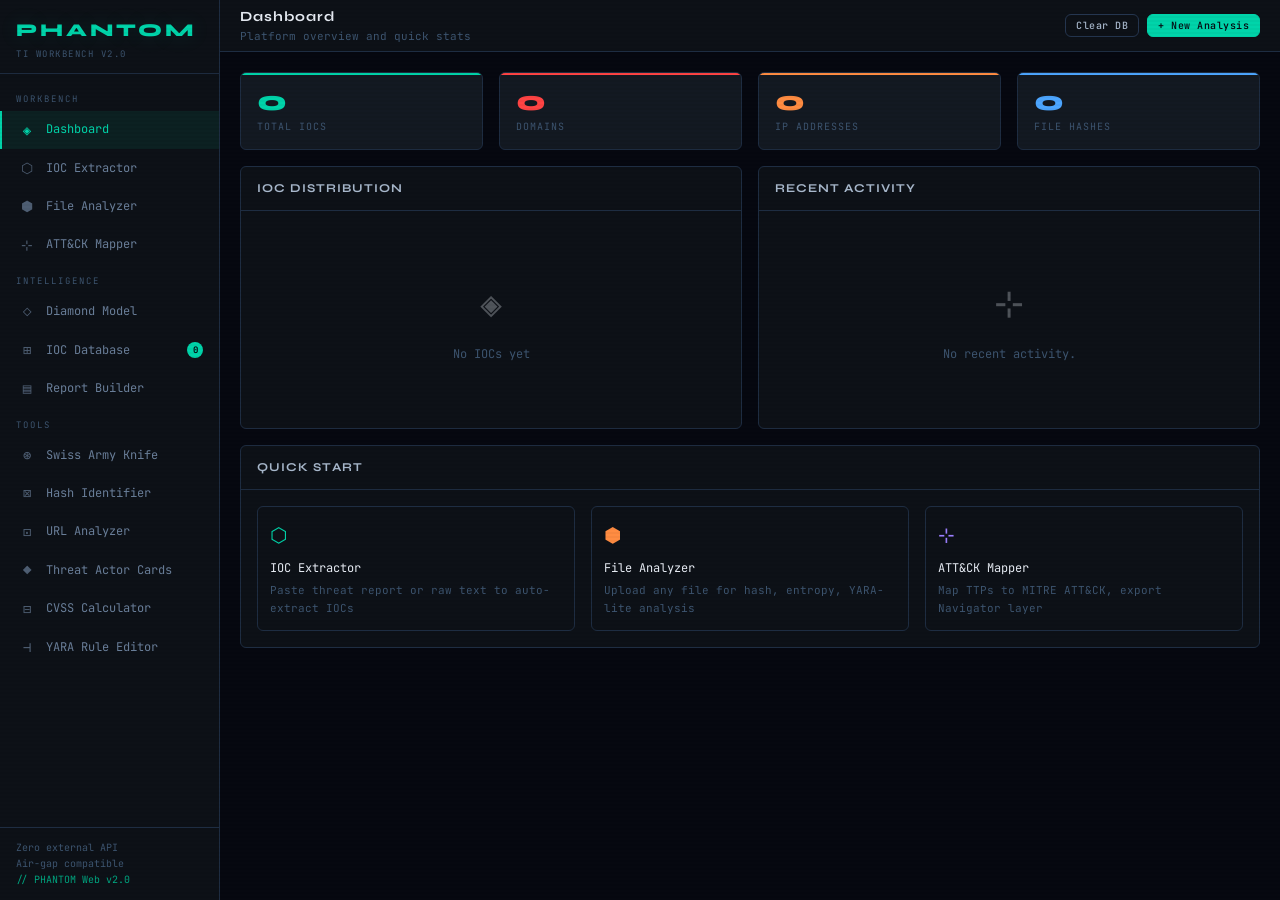
<file: index.html>
<!DOCTYPE html>
<html lang="en">
<head>
<meta charset="UTF-8">
<meta name="viewport" content="width=device-width, initial-scale=1.0">
<title>PHANTOM — Threat Intelligence Workbench</title>
<meta name="description" content="Self-contained browser-based threat intelligence workbench. IOC extraction, file analysis, ATT&CK mapping, Diamond Model — zero external API.">
<link rel="stylesheet" href="css/phantom.css">
</head>
<body>
<div id="app">

  <!-- Sidebar -->
  <aside id="sidebar">
    <div id="logo">
      <div class="logo-mark">PHANTOM</div>
      <div class="logo-sub">TI Workbench v2.0</div>
    </div>
    <nav>
      <div class="section-label">Workbench</div>
      <div class="nav-item active" data-page="dashboard">
        <span class="nav-icon">◈</span><span>Dashboard</span>
      </div>
      <div class="nav-item" data-page="ioc">
        <span class="nav-icon">⬡</span><span>IOC Extractor</span>
      </div>
      <div class="nav-item" data-page="file">
        <span class="nav-icon">⬢</span><span>File Analyzer</span>
      </div>
      <div class="nav-item" data-page="attck">
        <span class="nav-icon">⊹</span><span>ATT&CK Mapper</span>
      </div>
      <div class="section-label">Intelligence</div>
      <div class="nav-item" data-page="diamond">
        <span class="nav-icon">◇</span><span>Diamond Model</span>
      </div>
      <div class="nav-item" data-page="database">
        <span class="nav-icon">⊞</span><span>IOC Database</span>
        <span class="nav-badge" id="ioc-nav-count">0</span>
      </div>
      <div class="nav-item" data-page="report">
        <span class="nav-icon">▤</span><span>Report Builder</span>
      </div>
      <div class="section-label">Tools</div>
      <div class="nav-item" data-page="swiss">
        <span class="nav-icon">⊛</span><span>Swiss Army Knife</span>
      </div>
      <div class="nav-item" data-page="hash">
        <span class="nav-icon">⊠</span><span>Hash Identifier</span>
      </div>
      <div class="nav-item" data-page="urlanalyzer">
        <span class="nav-icon">⊡</span><span>URL Analyzer</span>
      </div>
      <div class="nav-item" data-page="threatactor">
        <span class="nav-icon">◆</span><span>Threat Actor Cards</span>
      </div>
      <div class="nav-item" data-page="cvss">
        <span class="nav-icon">⊟</span><span>CVSS Calculator</span>
      </div>
      <div class="nav-item" data-page="yara">
        <span class="nav-icon">⊣</span><span>YARA Rule Editor</span>
      </div>
    </nav>
    <div id="sidebar-footer">
      <div>Zero external API</div>
      <div>Air-gap compatible</div>
      <div class="version">// PHANTOM Web v2.0</div>
    </div>
  </aside>

  <!-- Main -->
  <div id="main">
    <div id="topbar">
      <div>
        <div class="page-title" id="topbar-title">Dashboard</div>
        <div class="page-desc" id="topbar-desc">Platform overview and quick stats</div>
      </div>
      <div class="topbar-actions">
        <button class="btn btn-ghost btn-sm" onclick="PhantomDB.clearAll().then(()=>{showToast('Database cleared','warning');refreshStats();})">Clear DB</button>
        <button class="btn btn-primary btn-sm" onclick="showPage('ioc')">+ New Analysis</button>
      </div>
    </div>

    <div id="content">

      <!-- ===== DASHBOARD ===== -->
      <div class="page active" id="page-dashboard">
        <div class="grid-4" style="margin-bottom:16px">
          <div class="stat-card"><div class="stat-value" id="stat-total-ioc">0</div><div class="stat-label">Total IOCs</div></div>
          <div class="stat-card red"><div class="stat-value" id="stat-domains">0</div><div class="stat-label">Domains</div></div>
          <div class="stat-card orange"><div class="stat-value" id="stat-ips">0</div><div class="stat-label">IP Addresses</div></div>
          <div class="stat-card blue"><div class="stat-value" id="stat-hashes">0</div><div class="stat-label">File Hashes</div></div>
        </div>
        <div class="grid-2">
          <div class="card">
            <div class="card-header"><span class="card-title">IOC Distribution</span></div>
            <div class="card-body">
              <div id="ioc-chart" style="min-height:160px;display:flex;align-items:center;justify-content:center;">
                <div class="empty-state"><div class="empty-icon">◈</div><div class="empty-text">No IOCs in database yet.<br>Run an IOC extraction first.</div></div>
              </div>
            </div>
          </div>
          <div class="card">
            <div class="card-header"><span class="card-title">Recent Activity</span></div>
            <div class="card-body">
              <div id="recent-activity">
                <div class="empty-state"><div class="empty-icon">⊹</div><div class="empty-text">No recent activity.</div></div>
              </div>
            </div>
          </div>
        </div>
        <div style="margin-top:16px" class="card">
          <div class="card-header"><span class="card-title">Quick Start</span></div>
          <div class="card-body">
            <div class="grid-3">
              <div style="padding:12px;border:1px solid var(--border);border-radius:6px;cursor:pointer" onclick="showPage('ioc')">
                <div style="color:var(--accent);font-size:20px;margin-bottom:8px">⬡</div>
                <div style="font-size:12px;color:var(--text0);margin-bottom:4px">IOC Extractor</div>
                <div style="font-size:11px;color:var(--text3)">Paste threat report or raw text to auto-extract IOCs</div>
              </div>
              <div style="padding:12px;border:1px solid var(--border);border-radius:6px;cursor:pointer" onclick="showPage('file')">
                <div style="color:var(--orange);font-size:20px;margin-bottom:8px">⬢</div>
                <div style="font-size:12px;color:var(--text0);margin-bottom:4px">File Analyzer</div>
                <div style="font-size:11px;color:var(--text3)">Upload any file for hash, entropy, YARA-lite analysis</div>
              </div>
              <div style="padding:12px;border:1px solid var(--border);border-radius:6px;cursor:pointer" onclick="showPage('attck')">
                <div style="color:var(--purple);font-size:20px;margin-bottom:8px">⊹</div>
                <div style="font-size:12px;color:var(--text0);margin-bottom:4px">ATT&CK Mapper</div>
                <div style="font-size:11px;color:var(--text3)">Map TTPs to MITRE ATT&CK, export Navigator layer</div>
              </div>
            </div>
          </div>
        </div>
      </div>

      <!-- ===== IOC EXTRACTOR ===== -->
      <div class="page" id="page-ioc">
        <div class="grid-2" style="gap:16px;height:calc(100vh - 120px)">
          <div class="card" style="display:flex;flex-direction:column">
            <div class="card-header">
              <span class="card-title">Input</span>
              <div style="display:flex;gap:8px">
                <button class="btn btn-ghost btn-sm" onclick="document.getElementById('ioc-input').value='';renderIOCResults({})">Clear</button>
                <button class="btn btn-ghost btn-sm" onclick="pasteFromClipboard()">Paste</button>
                <button class="btn btn-primary btn-sm" onclick="runIOCExtraction()">Extract IOCs</button>
              </div>
            </div>
            <div class="card-body" style="flex:1;display:flex;flex-direction:column;gap:12px">
              <div class="form-group" style="flex:1;display:flex;flex-direction:column;margin-bottom:0">
                <label class="form-label">Paste threat report, raw text, CTI report, email, logs...</label>
                <textarea id="ioc-input" placeholder="Paste any text containing IOCs here. Supports defanged IOCs: hxxp://, [.], [at], etc.&#10;&#10;Example:&#10;Attacker IP: 185.220.101.45&#10;C2 domain: evil-c2[.]xyz&#10;SHA256: d41d8cd98f00b204e9800998ecf8427e&#10;CVE-2024-12345&#10;T1566.001, T1059.001" style="flex:1;min-height:200px;resize:none"></textarea>
              </div>
              <div style="display:flex;gap:8px;align-items:center">
                <input type="file" id="ioc-file-input" accept=".txt,.log,.json,.csv,.pdf,.md,.html" onchange="loadFileForIOC(this)">
                <button class="btn btn-ghost btn-sm" onclick="document.getElementById('ioc-file-input').click()">Upload File</button>
                <div id="ioc-defang-note" style="font-size:10px;color:var(--text3)">Defanging auto-detected</div>
              </div>
            </div>
          </div>
          <div class="card" style="display:flex;flex-direction:column;overflow:hidden">
            <div class="card-header">
              <span class="card-title">Extracted IOCs</span>
              <div style="display:flex;gap:8px;align-items:center">
                <span id="ioc-total-badge" style="font-size:11px;color:var(--text3)">–</span>
                <button class="btn btn-ghost btn-sm" onclick="copyAllIOCs()">Copy All</button>
                <button class="btn btn-ghost btn-sm" onclick="exportIOCsCSV()">Export CSV</button>
                <button class="btn btn-primary btn-sm" onclick="saveAllIOCsToDB()">Save to DB</button>
              </div>
            </div>
            <div class="card-body" style="flex:1;overflow-y:auto" id="ioc-results">
              <div class="empty-state"><div class="empty-icon">⬡</div><div class="empty-text">Extracted IOCs will appear here.</div></div>
            </div>
          </div>
        </div>
      </div>

      <!-- ===== FILE ANALYZER ===== -->
      <div class="page" id="page-file">
        <div id="file-upload-area">
          <div class="upload-zone" id="upload-zone" onclick="document.getElementById('file-input').click()" ondragover="handleDragOver(event)" ondragleave="handleDragLeave(event)" ondrop="handleDrop(event)">
            <div class="upload-icon">⬢</div>
            <div class="upload-text">Click or drag file to analyze</div>
            <div class="upload-sub">PE/ELF/APK/PDF/ZIP/Scripts — max 50MB — all analysis runs locally in browser</div>
          </div>
          <input type="file" id="file-input" onchange="analyzeFile(this.files[0])">
        </div>
      </div>

      <!-- ===== ATT&CK MAPPER ===== -->
      <div class="page" id="page-attck">
        <div class="grid-2" style="gap:16px">
          <div class="card" style="max-height:calc(100vh-120px);display:flex;flex-direction:column">
            <div class="card-header">
              <span class="card-title">Technique Search</span>
              <button class="btn btn-ghost btn-sm" onclick="clearATTCKSelection()">Clear All</button>
            </div>
            <div class="card-body" style="flex:1;overflow-y:auto;padding:12px">
              <input type="search" id="attck-search" placeholder="Search techniques by ID, name, or description..." oninput="renderATTCKSearch(this.value)" style="margin-bottom:12px">
              <div id="attck-tactic-filter" style="display:flex;flex-wrap:wrap;gap:4px;margin-bottom:12px"></div>
              <div id="attck-results" style="overflow-y:auto;max-height:calc(100vh - 300px)"></div>
            </div>
          </div>
          <div class="card" style="max-height:calc(100vh-120px);display:flex;flex-direction:column">
            <div class="card-header">
              <span class="card-title">Selected TTPs</span>
              <div style="display:flex;gap:8px">
                <span id="ttp-count" style="font-size:11px;color:var(--text3)">0 selected</span>
                <button class="btn btn-ghost btn-sm" onclick="exportNavigatorLayer()">Export Layer</button>
                <button class="btn btn-ghost btn-sm" onclick="exportTTPsText()">Export Text</button>
              </div>
            </div>
            <div class="card-body" style="flex:1;overflow-y:auto;padding:12px">
              <div class="section-title">ATT&CK Coverage Heatmap</div>
              <div id="attck-heatmap" class="attck-grid" style="margin-bottom:16px"></div>
              <div class="section-title">Selected Techniques</div>
              <div id="selected-ttps"></div>
            </div>
          </div>
        </div>
      </div>

      <!-- ===== DIAMOND MODEL ===== -->
      <div class="page" id="page-diamond">
        <div class="grid-2" style="gap:16px">
          <div class="card">
            <div class="card-header">
              <span class="card-title">Diamond Model Builder</span>
              <div style="display:flex;gap:8px">
                <button class="btn btn-ghost btn-sm" onclick="clearDiamond()">Clear</button>
                <button class="btn btn-primary btn-sm" onclick="saveDiamond()">Save Instance</button>
              </div>
            </div>
            <div class="card-body">
              <div class="form-group">
                <label class="form-label">Instance Name / Campaign</label>
                <input type="text" id="diamond-name" placeholder="e.g. APT28-BankingCampaign-2024">
              </div>
              <div class="grid-2" style="gap:12px">
                <div class="form-group">
                  <label class="form-label" style="color:var(--red)">Adversary</label>
                  <textarea id="diamond-adversary" placeholder="Threat actor name, aliases, attribution confidence..." style="min-height:80px"></textarea>
                </div>
                <div class="form-group">
                  <label class="form-label" style="color:var(--purple)">Capability</label>
                  <textarea id="diamond-capability" placeholder="Malware families, tools, exploits, TTPs..." style="min-height:80px"></textarea>
                </div>
                <div class="form-group">
                  <label class="form-label" style="color:var(--blue)">Infrastructure</label>
                  <textarea id="diamond-infrastructure" placeholder="C2 servers, IPs, domains, hosting providers..." style="min-height:80px"></textarea>
                </div>
                <div class="form-group">
                  <label class="form-label" style="color:var(--yellow)">Victim</label>
                  <textarea id="diamond-victim" placeholder="Target organization, sector, country, system..." style="min-height:80px"></textarea>
                </div>
              </div>
              <div class="grid-2" style="gap:12px">
                <div class="form-group">
                  <label class="form-label">Meta-Feature: Phase (Kill Chain)</label>
                  <select id="diamond-phase">
                    <option value="">Select phase...</option>
                    <option>Reconnaissance</option>
                    <option>Weaponization</option>
                    <option>Delivery</option>
                    <option>Exploitation</option>
                    <option>Installation</option>
                    <option>Command & Control</option>
                    <option>Actions on Objectives</option>
                  </select>
                </div>
                <div class="form-group">
                  <label class="form-label">Confidence</label>
                  <select id="diamond-confidence">
                    <option value="0.9">High (90%)</option>
                    <option value="0.7" selected>Medium (70%)</option>
                    <option value="0.5">Low (50%)</option>
                    <option value="0.3">Speculative (30%)</option>
                  </select>
                </div>
              </div>
              <div class="form-group">
                <label class="form-label">TLP</label>
                <div style="display:flex;gap:8px" id="tlp-selector">
                  <label style="cursor:pointer;display:flex;align-items:center;gap:4px"><input type="radio" name="tlp" value="red"> <span class="tag tag-tlp-red">TLP:RED</span></label>
                  <label style="cursor:pointer;display:flex;align-items:center;gap:4px"><input type="radio" name="tlp" value="amber" checked> <span class="tag tag-tlp-amber">TLP:AMBER</span></label>
                  <label style="cursor:pointer;display:flex;align-items:center;gap:4px"><input type="radio" name="tlp" value="green"> <span class="tag tag-tlp-green">TLP:GREEN</span></label>
                  <label style="cursor:pointer;display:flex;align-items:center;gap:4px"><input type="radio" name="tlp" value="clear"> <span class="tag tag-tlp-white">TLP:CLEAR</span></label>
                </div>
              </div>
              <div class="form-group">
                <label class="form-label">Notes / Context</label>
                <textarea id="diamond-notes" placeholder="Additional context, source reports, analyst notes..." style="min-height:60px"></textarea>
              </div>
            </div>
          </div>
          <div class="flex-col">
            <div class="card">
              <div class="card-header"><span class="card-title">Diamond Visualization</span></div>
              <div class="card-body">
                <div class="diamond-container" id="diamond-preview">
                  <div class="diamond-cell adversary">
                    <div class="diamond-cell-label">Adversary</div>
                    <div id="dv-adversary" style="font-size:11px;color:var(--text2)">Not set</div>
                  </div>
                  <div class="diamond-cell capability">
                    <div class="diamond-cell-label">Capability</div>
                    <div id="dv-capability" style="font-size:11px;color:var(--text2)">Not set</div>
                  </div>
                  <div class="diamond-cell infrastructure">
                    <div class="diamond-cell-label">Infrastructure</div>
                    <div id="dv-infrastructure" style="font-size:11px;color:var(--text2)">Not set</div>
                  </div>
                  <div class="diamond-cell victim">
                    <div class="diamond-cell-label">Victim</div>
                    <div id="dv-victim" style="font-size:11px;color:var(--text2)">Not set</div>
                  </div>
                </div>
              </div>
            </div>
            <div class="card">
              <div class="card-header">
                <span class="card-title">Saved Instances</span>
                <button class="btn btn-ghost btn-sm" onclick="exportDiamondJSON()">Export JSON</button>
              </div>
              <div class="card-body" id="diamond-instances">
                <div class="empty-state"><div class="empty-icon">◇</div><div class="empty-text">No saved instances yet.</div></div>
              </div>
            </div>
          </div>
        </div>
      </div>

      <!-- ===== IOC DATABASE ===== -->
      <div class="page" id="page-database">
        <div class="card">
          <div class="card-header">
            <span class="card-title">IOC Database</span>
            <div style="display:flex;gap:8px;align-items:center">
              <input type="search" id="db-search" placeholder="Search IOCs..." style="width:240px;min-height:0;padding:5px 10px" oninput="refreshDatabase(this.value)">
              <select id="db-type-filter" onchange="refreshDatabase()" style="width:120px;padding:5px 8px">
                <option value="">All types</option>
                <option value="ip">IP</option>
                <option value="domain">Domain</option>
                <option value="url">URL</option>
                <option value="hash">Hash</option>
                <option value="email">Email</option>
                <option value="cve">CVE</option>
                <option value="mitre">MITRE</option>
              </select>
              <button class="btn btn-ghost btn-sm" onclick="exportDBCSV()">CSV</button>
              <button class="btn btn-ghost btn-sm" onclick="exportDBSTIX()">STIX 2.1</button>
            </div>
          </div>
          <div id="db-table-wrap" style="overflow-x:auto">
            <table class="phantom-table">
              <thead>
                <tr>
                  <th>Value</th><th>Type</th><th>TLP</th><th>Confidence</th><th>Source</th><th>Tags</th><th>First Seen</th><th>Count</th><th></th>
                </tr>
              </thead>
              <tbody id="db-table-body">
                <tr><td colspan="9" style="text-align:center;color:var(--text3);padding:32px">No IOCs in database</td></tr>
              </tbody>
            </table>
          </div>
        </div>
      </div>

      <!-- ===== REPORT BUILDER ===== -->
      <div class="page" id="page-report">
        <div class="grid-2" style="gap:16px">
          <div class="card">
            <div class="card-header"><span class="card-title">Report Parameters</span></div>
            <div class="card-body">
              <div class="form-group">
                <label class="form-label">Report Title</label>
                <input type="text" id="rpt-title" placeholder="e.g. Threat Intelligence Report: APT-X Campaign">
              </div>
              <div class="grid-2" style="gap:12px">
                <div class="form-group">
                  <label class="form-label">Analyst Name</label>
                  <input type="text" id="rpt-analyst" placeholder="Your name">
                </div>
                <div class="form-group">
                  <label class="form-label">Organization</label>
                  <input type="text" id="rpt-org" placeholder="Your organization">
                </div>
              </div>
              <div class="grid-2" style="gap:12px">
                <div class="form-group">
                  <label class="form-label">TLP Classification</label>
                  <select id="rpt-tlp">
                    <option value="RED">TLP:RED</option>
                    <option value="AMBER" selected>TLP:AMBER</option>
                    <option value="GREEN">TLP:GREEN</option>
                    <option value="CLEAR">TLP:CLEAR</option>
                  </select>
                </div>
                <div class="form-group">
                  <label class="form-label">Report Date</label>
                  <input type="text" id="rpt-date" placeholder="e.g. 2024-03-16">
                </div>
              </div>
              <div class="form-group">
                <label class="form-label">Executive Summary</label>
                <textarea id="rpt-summary" placeholder="High-level summary of the threat..." style="min-height:80px"></textarea>
              </div>
              <div class="form-group">
                <label class="form-label">Threat Actor / Attribution</label>
                <textarea id="rpt-actor" placeholder="Threat actor description, attribution confidence..." style="min-height:60px"></textarea>
              </div>
              <div class="form-group">
                <label class="form-label">Campaign Description</label>
                <textarea id="rpt-campaign" placeholder="Campaign details, timeline, targets..." style="min-height:60px"></textarea>
              </div>
              <div class="form-group">
                <label class="form-label">Technical Analysis</label>
                <textarea id="rpt-technical" placeholder="Malware analysis, TTPs, IOC details..." style="min-height:80px"></textarea>
              </div>
              <div class="form-group">
                <label class="form-label">Recommendations</label>
                <textarea id="rpt-recommendations" placeholder="Mitigation steps, detection rules, patches..." style="min-height:60px"></textarea>
              </div>
              <div style="display:flex;gap:8px">
                <button class="btn btn-ghost" onclick="previewReport()">Preview</button>
                <button class="btn btn-primary" onclick="downloadReportTXT()">Download TXT</button>
                <button class="btn btn-ghost" onclick="downloadReportJSON()">Download JSON</button>
              </div>
            </div>
          </div>
          <div class="card">
            <div class="card-header"><span class="card-title">Report Preview</span></div>
            <div class="card-body" style="overflow-y:auto;max-height:calc(100vh - 200px)">
              <div id="report-preview" class="code-block" style="white-space:pre-wrap;font-size:11px;min-height:400px">// Click Preview to generate report preview</div>
            </div>
          </div>
        </div>
      </div>

    </div><!-- /content -->

      <!-- ===== SWISS ARMY KNIFE ===== -->
      <div class="page" id="page-swiss">
        <div class="card">
          <div class="card-header" style="flex-wrap:wrap;gap:8px">
            <span class="card-title">Tools</span>
            <div style="display:flex;flex-wrap:wrap;gap:4px">
              <button class="btn btn-ghost btn-sm swiss-tab active" data-tab="encoder" onclick="SwissKnife.switchTab('encoder')">Encoder/Decoder</button>
              <button class="btn btn-ghost btn-sm swiss-tab" data-tab="jwt" onclick="SwissKnife.switchTab('jwt')">JWT Decoder</button>
              <button class="btn btn-ghost btn-sm swiss-tab" data-tab="cidr" onclick="SwissKnife.switchTab('cidr')">CIDR Calc</button>
              <button class="btn btn-ghost btn-sm swiss-tab" data-tab="regex" onclick="SwissKnife.switchTab('regex')">Regex Tester</button>
              <button class="btn btn-ghost btn-sm swiss-tab" data-tab="epoch" onclick="SwissKnife.switchTab('epoch')">Epoch / Time</button>
            </div>
          </div>
          <div class="card-body">

            <!-- Encoder/Decoder -->
            <div id="swiss-panel-encoder">
              <div class="grid-2" style="gap:16px">
                <div class="form-group" style="margin:0">
                  <label class="form-label">Input</label>
                  <textarea id="enc-input" placeholder="Paste text to encode/decode..." style="min-height:180px;resize:vertical"></textarea>
                  <div style="display:flex;gap:6px;margin-top:8px;flex-wrap:wrap">
                    <input id="xor-key" type="text" placeholder="XOR key" style="width:100px;padding:4px 8px">
                    <button class="btn btn-ghost btn-sm" onclick="SwissKnife.encXOR()">XOR</button>
                    <button class="btn btn-ghost btn-sm" onclick="SwissKnife.swapEnc()">⇅ Swap</button>
                    <button class="btn btn-ghost btn-sm" onclick="SwissKnife.clearEnc()">Clear</button>
                  </div>
                </div>
                <div class="form-group" style="margin:0">
                  <label class="form-label">Output <span class="copyable" style="color:var(--accent);font-size:10px;cursor:pointer" onclick="copyText(document.getElementById('enc-output').value,'Output')">[copy]</span></label>
                  <textarea id="enc-output" readonly placeholder="Result appears here..." style="min-height:180px;resize:vertical;color:var(--accent)"></textarea>
                </div>
              </div>
              <div style="display:flex;flex-wrap:wrap;gap:6px;margin-top:12px">
                <button class="btn btn-ghost btn-sm" onclick="SwissKnife.encode('b64enc')">Base64 Encode</button>
                <button class="btn btn-ghost btn-sm" onclick="SwissKnife.encode('b64dec')">Base64 Decode</button>
                <button class="btn btn-ghost btn-sm" onclick="SwissKnife.encode('urlenc')">URL Encode</button>
                <button class="btn btn-ghost btn-sm" onclick="SwissKnife.encode('urldec')">URL Decode</button>
                <button class="btn btn-ghost btn-sm" onclick="SwissKnife.encode('htmlenc')">HTML Encode</button>
                <button class="btn btn-ghost btn-sm" onclick="SwissKnife.encode('htmldec')">HTML Decode</button>
                <button class="btn btn-ghost btn-sm" onclick="SwissKnife.encode('hexenc')">→ Hex</button>
                <button class="btn btn-ghost btn-sm" onclick="SwissKnife.encode('hexdec')">Hex →</button>
                <button class="btn btn-ghost btn-sm" onclick="SwissKnife.encode('binenc')">→ Binary</button>
                <button class="btn btn-ghost btn-sm" onclick="SwissKnife.encode('bindec')">Binary →</button>
                <button class="btn btn-ghost btn-sm" onclick="SwissKnife.encode('rot13')">ROT13</button>
              </div>
            </div>

            <!-- JWT -->
            <div id="swiss-panel-jwt" style="display:none">
              <div class="form-group">
                <label class="form-label">JWT Token</label>
                <textarea id="jwt-input" placeholder="eyJhbGciOiJIUzI1NiIsInR5cCI6IkpXVCJ9..." style="min-height:80px;resize:vertical;word-break:break-all"></textarea>
                <button class="btn btn-primary btn-sm" style="margin-top:8px" onclick="SwissKnife.decodeJWT()">Decode JWT</button>
              </div>
              <div id="jwt-output" style="margin-top:8px"><div class="empty-text">Paste a JWT token and click Decode</div></div>
            </div>

            <!-- CIDR -->
            <div id="swiss-panel-cidr" style="display:none">
              <div class="form-group">
                <label class="form-label">CIDR Notation</label>
                <div style="display:flex;gap:8px">
                  <input id="cidr-input" type="text" placeholder="192.168.1.0/24" style="flex:1" oninput="SwissKnife.calcCIDR()">
                  <button class="btn btn-primary btn-sm" onclick="SwissKnife.calcCIDR()">Calculate</button>
                </div>
                <div style="display:flex;gap:6px;margin-top:8px;flex-wrap:wrap">
                  <span style="font-size:10px;color:var(--text3)">Quick:</span>
                  <button class="btn btn-ghost btn-sm" onclick="document.getElementById('cidr-input').value='10.0.0.0/8';SwissKnife.calcCIDR()">/8 Class A</button>
                  <button class="btn btn-ghost btn-sm" onclick="document.getElementById('cidr-input').value='172.16.0.0/16';SwissKnife.calcCIDR()">/16 Class B</button>
                  <button class="btn btn-ghost btn-sm" onclick="document.getElementById('cidr-input').value='192.168.0.0/24';SwissKnife.calcCIDR()">/24 Class C</button>
                  <button class="btn btn-ghost btn-sm" onclick="document.getElementById('cidr-input').value='10.0.0.0/27';SwissKnife.calcCIDR()">/27 Subnet</button>
                </div>
              </div>
              <div id="cidr-output" class="code-block" style="min-height:80px;margin-top:8px"><div class="empty-text">Enter a CIDR range above</div></div>
            </div>

            <!-- Regex -->
            <div id="swiss-panel-regex" style="display:none">
              <div class="grid-2" style="gap:12px;margin-bottom:12px">
                <div class="form-group" style="margin:0">
                  <label class="form-label">Pattern</label>
                  <input id="regex-pattern" type="text" placeholder="e.g. (\d{1,3}\.){3}\d{1,3}" oninput="SwissKnife.testRegex()">
                </div>
                <div class="form-group" style="margin:0">
                  <label class="form-label">Flags</label>
                  <input id="regex-flags" type="text" value="gi" placeholder="g, i, m, s..." style="width:80px" oninput="SwissKnife.testRegex()">
                </div>
              </div>
              <div style="display:flex;flex-wrap:wrap;gap:5px;margin-bottom:10px">
                <span style="font-size:10px;color:var(--text3);line-height:2">Quick:</span>
                <button class="btn btn-ghost btn-sm" onclick="document.getElementById('regex-pattern').value=String.raw`(\d{1,3}\.){3}\d{1,3}`;SwissKnife.testRegex()">IPv4</button>
                <button class="btn btn-ghost btn-sm" onclick="document.getElementById('regex-pattern').value='[a-fA-F0-9]{64}';SwissKnife.testRegex()">SHA-256</button>
                <button class="btn btn-ghost btn-sm" onclick="document.getElementById('regex-pattern').value='[a-fA-F0-9]{32}';SwissKnife.testRegex()">MD5</button>
                <button class="btn btn-ghost btn-sm" onclick="document.getElementById('regex-pattern').value=String.raw`(CVE-\d{4}-\d{4,7})`;SwissKnife.testRegex()">CVE</button>
                <button class="btn btn-ghost btn-sm" onclick="document.getElementById('regex-pattern').value=String.raw`([a-zA-Z0-9._%+\-]+@[a-zA-Z0-9.\-]+\.[a-zA-Z]{2,})`;SwissKnife.testRegex()">Email</button>
                <button class="btn btn-ghost btn-sm" onclick="document.getElementById('regex-pattern').value=String.raw`https?://[^\s]+`;SwissKnife.testRegex()">URL</button>
                <button class="btn btn-ghost btn-sm" onclick="document.getElementById('regex-pattern').value=String.raw`(T\d{4}(?:\.\d{3})?)`;SwissKnife.testRegex()">MITRE</button>
              </div>
              <div class="form-group" style="margin-bottom:8px">
                <label class="form-label">Test Input</label>
                <textarea id="regex-input" placeholder="Paste text to test against the regex pattern..." style="min-height:100px;resize:vertical" oninput="SwissKnife.testRegex()"></textarea>
              </div>
              <div class="form-group" style="margin-bottom:8px">
                <label class="form-label">Highlighted Matches</label>
                <div id="regex-highlight" class="code-block" style="min-height:40px;white-space:pre-wrap;word-break:break-all;font-size:12px"></div>
              </div>
              <div id="regex-output" style="min-height:40px"><div class="empty-text">Enter pattern and test input</div></div>
            </div>

            <!-- Epoch -->
            <div id="swiss-panel-epoch" style="display:none">
              <div class="grid-2" style="gap:16px;margin-bottom:12px">
                <div class="form-group" style="margin:0">
                  <label class="form-label">Unix Timestamp (seconds or ms)</label>
                  <div style="display:flex;gap:8px">
                    <input id="epoch-input" type="number" placeholder="1700000000" style="flex:1" oninput="SwissKnife.convertEpoch()">
                    <button class="btn btn-ghost btn-sm" onclick="SwissKnife.epochNow()">Now</button>
                  </div>
                </div>
                <div class="form-group" style="margin:0">
                  <label class="form-label">Or pick a date/time</label>
                  <div style="display:flex;gap:8px">
                    <input id="date-input" type="datetime-local" style="flex:1" onchange="SwissKnife.dateToEpoch()">
                    <button class="btn btn-ghost btn-sm" onclick="SwissKnife.dateToEpoch()">→ Epoch</button>
                  </div>
                </div>
              </div>
              <div id="epoch-output" class="code-block" style="min-height:100px"><div class="empty-text">Enter a timestamp or pick a date</div></div>
            </div>

          </div>
        </div>
      </div>

      <!-- ===== HASH IDENTIFIER ===== -->
      <div class="page" id="page-hash">
        <div class="grid-2" style="gap:16px;height:calc(100vh - 120px)">
          <div class="card" style="display:flex;flex-direction:column">
            <div class="card-header">
              <span class="card-title">Input Hashes</span>
              <div style="display:flex;gap:8px">
                <button class="btn btn-ghost btn-sm" onclick="document.getElementById('hash-input').value='';document.getElementById('hash-output').innerHTML='<div class=empty-text>Enter hash(es) to identify</div>'">Clear</button>
                <button class="btn btn-primary btn-sm" onclick="HashIdentifier.identifyAll()">Identify</button>
              </div>
            </div>
            <div class="card-body" style="flex:1;display:flex;flex-direction:column;gap:12px">
              <label class="form-label">Paste one or more hashes (one per line)</label>
              <textarea id="hash-input" placeholder="d41d8cd98f00b204e9800998ecf8427e&#10;da39a3ee5e6b4b0d3255bfef95601890afd80709&#10;e3b0c44298fc1c149afbf4c8996fb92427ae41e4649b934ca495991b7852b855&#10;$2a$10$N9qo8uLOickgx2ZMRZoMyeIjZAgcfl7p92ldGxad68LJZdL17lhWy&#10;$6$rounds=5000$usesomesalt$..." style="flex:1;min-height:200px;resize:none" onkeydown="if(event.ctrlKey&&event.key==='Enter')HashIdentifier.identifyAll()"></textarea>
              <div class="form-group" style="margin:0">
                <label class="form-label">Reference — Common Hash Lengths</label>
                <div style="display:grid;grid-template-columns:repeat(3,1fr);gap:6px">
                  <div style="border:1px solid var(--border);border-radius:4px;padding:5px 8px"><div style="font-size:9px;color:var(--text3)">MD5 / NTLM</div><div style="font-size:11px;color:var(--accent)">32 hex</div></div>
                  <div style="border:1px solid var(--border);border-radius:4px;padding:5px 8px"><div style="font-size:9px;color:var(--text3)">SHA-1</div><div style="font-size:11px;color:var(--accent)">40 hex</div></div>
                  <div style="border:1px solid var(--border);border-radius:4px;padding:5px 8px"><div style="font-size:9px;color:var(--text3)">Tiger/192</div><div style="font-size:11px;color:var(--accent)">48 hex</div></div>
                  <div style="border:1px solid var(--border);border-radius:4px;padding:5px 8px"><div style="font-size:9px;color:var(--text3)">SHA-256</div><div style="font-size:11px;color:var(--accent)">64 hex</div></div>
                  <div style="border:1px solid var(--border);border-radius:4px;padding:5px 8px"><div style="font-size:9px;color:var(--text3)">SHA-384</div><div style="font-size:11px;color:var(--accent)">96 hex</div></div>
                  <div style="border:1px solid var(--border);border-radius:4px;padding:5px 8px"><div style="font-size:9px;color:var(--text3)">SHA-512</div><div style="font-size:11px;color:var(--accent)">128 hex</div></div>
                </div>
              </div>
            </div>
          </div>
          <div class="card" style="display:flex;flex-direction:column;overflow:hidden">
            <div class="card-header"><span class="card-title">Identification Results</span></div>
            <div class="card-body" style="flex:1;overflow-y:auto" id="hash-output">
              <div class="empty-state"><div class="empty-icon">⊠</div><div class="empty-text">Results appear here</div></div>
            </div>
          </div>
        </div>
      </div>

      <!-- ===== URL ANALYZER ===== -->
      <div class="page" id="page-urlanalyzer">
        <div class="grid-2" style="gap:16px;height:calc(100vh - 120px)">
          <div class="card" style="display:flex;flex-direction:column">
            <div class="card-header">
              <span class="card-title">Suspicious URL</span>
              <button class="btn btn-primary btn-sm" onclick="URLAnalyzer.analyze()">Analyze</button>
            </div>
            <div class="card-body" style="flex:1;display:flex;flex-direction:column;gap:12px">
              <div class="form-group" style="margin:0">
                <label class="form-label">URL (defanged OK: hxxp://, [.], [at])</label>
                <textarea id="url-input" placeholder="hxxps://paypa1[.]com/login?redirect=hxxps://evil-site[.]xyz&#10;&#10;or just:&#10;http://192.168.1.1/phishing.php?user=victim@mail.com" style="min-height:120px;resize:vertical" onkeydown="if(event.ctrlKey&&event.key==='Enter')URLAnalyzer.analyze()"></textarea>
              </div>
              <div class="form-group" style="margin:0">
                <label class="form-label" style="margin-bottom:6px">Analysis Engine</label>
                <div style="display:grid;grid-template-columns:1fr 1fr;gap:6px">
                  <div style="border:1px solid var(--border);border-radius:4px;padding:6px 8px"><div style="font-size:10px;color:var(--accent)">&#10003; DGA Detection</div><div style="font-size:9px;color:var(--text3)">Shannon entropy analysis on domain</div></div>
                  <div style="border:1px solid var(--border);border-radius:4px;padding:6px 8px"><div style="font-size:10px;color:var(--accent)">&#10003; Brand Impersonation</div><div style="font-size:9px;color:var(--text3)">50+ brand keywords + homoglyphs</div></div>
                  <div style="border:1px solid var(--border);border-radius:4px;padding:6px 8px"><div style="font-size:10px;color:var(--accent)">&#10003; Typosquatting</div><div style="font-size:9px;color:var(--text3)">Digit/letter substitution check</div></div>
                  <div style="border:1px solid var(--border);border-radius:4px;padding:6px 8px"><div style="font-size:10px;color:var(--accent)">&#10003; Suspicious TLD</div><div style="font-size:9px;color:var(--text3)">List of abused TLD registry</div></div>
                  <div style="border:1px solid var(--border);border-radius:4px;padding:6px 8px"><div style="font-size:10px;color:var(--accent)">&#10003; Open Redirect</div><div style="font-size:9px;color:var(--text3)">Query param redirect detection</div></div>
                  <div style="border:1px solid var(--border);border-radius:4px;padding:6px 8px"><div style="font-size:10px;color:var(--accent)">&#10003; Punycode/IDN</div><div style="font-size:9px;color:var(--text3)">Unicode homograph detection</div></div>
                  <div style="border:1px solid var(--border);border-radius:4px;padding:6px 8px"><div style="font-size:10px;color:var(--accent)">&#10003; Deep Subdomain</div><div style="font-size:9px;color:var(--text3)">Subdomain chain depth analysis</div></div>
                  <div style="border:1px solid var(--border);border-radius:4px;padding:6px 8px"><div style="font-size:10px;color:var(--accent)">&#10003; Credential URL</div><div style="font-size:9px;color:var(--text3)">Username:password in URL check</div></div>
                </div>
              </div>
              <div style="padding:10px;background:var(--bg2);border-radius:4px;border:1px solid var(--border)">
                <div style="font-size:9px;color:var(--text3)">⊡ Zero external API — all analysis runs locally in your browser. No URLs are sent to any server.</div>
              </div>
            </div>
          </div>
          <div class="card" style="display:flex;flex-direction:column;overflow:hidden">
            <div class="card-header"><span class="card-title">Analysis Results</span></div>
            <div class="card-body" style="flex:1;overflow-y:auto" id="url-output">
              <div class="empty-state"><div class="empty-icon">⊡</div><div class="empty-text">Paste a URL and click Analyze</div></div>
            </div>
          </div>
        </div>
      </div>

      <!-- ===== THREAT ACTOR CARDS ===== -->
      <div class="page" id="page-threatactor">
        <div class="grid-2" style="gap:16px">
          <div class="card" style="max-height:calc(100vh - 100px);overflow-y:auto">
            <div class="card-header">
              <span class="card-title">Profile Builder</span>
              <div style="display:flex;gap:8px">
                <button class="btn btn-ghost btn-sm" onclick="ThreatActorCards.exportJSON()">Export JSON</button>
                <button class="btn btn-primary btn-sm" onclick="ThreatActorCards.updatePreview()">Update Card</button>
              </div>
            </div>
            <div class="card-body">
              <div class="grid-2" style="gap:12px">
                <div class="form-group">
                  <label class="form-label">Actor Name / Group</label>
                  <input type="text" id="ta-name" data-ta-field placeholder="e.g. APT28, Lazarus Group, Turla" oninput="ThreatActorCards.updatePreview()">
                </div>
                <div class="form-group">
                  <label class="form-label">Aliases (comma separated)</label>
                  <input type="text" id="ta-aliases" data-ta-field placeholder="Fancy Bear, Sofacy, Iron Viking" oninput="ThreatActorCards.updatePreview()">
                </div>
                <div class="form-group">
                  <label class="form-label">Country of Origin</label>
                  <select id="ta-country-select" data-ta-field onchange="ThreatActorCards.updatePreview()">
                    <option>Unknown</option>
                    <option>Russia</option>
                    <option>China</option>
                    <option>North Korea</option>
                    <option>Iran</option>
                    <option>USA</option>
                    <option>Israel</option>
                    <option>UK</option>
                    <option>India</option>
                    <option>Vietnam</option>
                    <option>Pakistan</option>
                    <option>Indonesia</option>
                  </select>
                </div>
                <div class="form-group">
                  <label class="form-label">Primary Motivation</label>
                  <select id="ta-motivation-select" data-ta-field onchange="ThreatActorCards.updatePreview()">
                    <option>Financial</option>
                    <option>Espionage</option>
                    <option>Hacktivism</option>
                    <option>Destructive</option>
                    <option>Cyber Warfare</option>
                    <option>Data Theft</option>
                    <option>Ransomware</option>
                    <option>Intellectual Property</option>
                  </select>
                </div>
                <div class="form-group">
                  <label class="form-label">Threat Level</label>
                  <select id="ta-threat-level" data-ta-field onchange="ThreatActorCards.updatePreview()">
                    <option>Critical</option>
                    <option selected>High</option>
                    <option>Medium</option>
                    <option>Low</option>
                  </select>
                </div>
                <div class="form-group">
                  <label class="form-label">Confidence %</label>
                  <input type="range" id="ta-confidence" data-ta-field min="10" max="100" value="70" oninput="ThreatActorCards.updatePreview()">
                </div>
                <div class="form-group">
                  <label class="form-label">First Seen</label>
                  <input type="text" id="ta-first-seen" data-ta-field placeholder="e.g. 2014, Q1 2021" oninput="ThreatActorCards.updatePreview()">
                </div>
                <div class="form-group">
                  <label class="form-label">Last Active</label>
                  <input type="text" id="ta-last-seen" data-ta-field placeholder="e.g. Active, 2024-Q3" oninput="ThreatActorCards.updatePreview()">
                </div>
              </div>
              <div class="form-group">
                <label class="form-label">Target Sectors (comma separated)</label>
                <input type="text" id="ta-targets" data-ta-field placeholder="Financial, Government, Defense, Energy, Healthcare" oninput="ThreatActorCards.updatePreview()">
              </div>
              <div class="form-group">
                <label class="form-label">Known Tools & Malware (comma separated)</label>
                <input type="text" id="ta-tools" data-ta-field placeholder="Cobalt Strike, X-Agent, BlackEnergy, PlugX" oninput="ThreatActorCards.updatePreview()">
              </div>
              <div class="form-group">
                <label class="form-label">ATT&CK TTPs (comma separated)</label>
                <input type="text" id="ta-ttps" data-ta-field placeholder="T1566.001, T1059.001, T1083, T1071.001" oninput="ThreatActorCards.updatePreview()">
              </div>
              <div class="form-group">
                <label class="form-label">Description</label>
                <textarea id="ta-description" data-ta-field placeholder="Brief description of the threat actor, notable campaigns, attribution notes..." style="min-height:80px" oninput="ThreatActorCards.updatePreview()"></textarea>
              </div>
              <div class="form-group">
                <label class="form-label">TLP</label>
                <div style="display:flex;gap:8px">
                  <label style="cursor:pointer;display:flex;align-items:center;gap:4px"><input type="radio" name="ta-tlp" value="red" onchange="ThreatActorCards.updatePreview()"> <span class="tag tag-tlp-red">TLP:RED</span></label>
                  <label style="cursor:pointer;display:flex;align-items:center;gap:4px"><input type="radio" name="ta-tlp" value="amber" checked onchange="ThreatActorCards.updatePreview()"> <span class="tag tag-tlp-amber">TLP:AMBER</span></label>
                  <label style="cursor:pointer;display:flex;align-items:center;gap:4px"><input type="radio" name="ta-tlp" value="green" onchange="ThreatActorCards.updatePreview()"> <span class="tag tag-tlp-green">TLP:GREEN</span></label>
                  <label style="cursor:pointer;display:flex;align-items:center;gap:4px"><input type="radio" name="ta-tlp" value="clear" onchange="ThreatActorCards.updatePreview()"> <span class="tag tag-tlp-white">TLP:CLEAR</span></label>
                </div>
              </div>
            </div>
          </div>
          <div class="card">
            <div class="card-header">
              <span class="card-title">Profile Card Preview</span>
              <div style="display:flex;gap:8px">
                <button class="btn btn-ghost btn-sm" onclick="ThreatActorCards.exportJSON()">Export JSON</button>
                <button class="btn btn-primary btn-sm" onclick="ThreatActorCards.exportPNG()">Export PNG</button>
              </div>
            </div>
            <div class="card-body" style="display:flex;justify-content:center">
              <div id="ta-card-preview" style="width:100%">
                <div class="empty-state"><div class="empty-icon">◆</div><div class="empty-text">Fill in the form to generate a profile card</div></div>
              </div>
            </div>
          </div>
        </div>
      </div>

      <!-- ===== CVSS CALCULATOR ===== -->
      <div class="page" id="page-cvss">
        <div class="grid-2" style="gap:16px">
          <div class="card" style="max-height:calc(100vh - 100px);overflow-y:auto">
            <div class="card-header"><span class="card-title">CVSS v3.1 Metrics</span></div>
            <div class="card-body">
              <div class="section-title" style="margin-bottom:10px">Base Score Metrics</div>
              <div style="display:grid;gap:12px">
              <div>
                <label class="form-label" style="margin-bottom:6px">Attack Vector</label>
                <div style="display:flex;gap:6px;flex-wrap:wrap">
                  <label style="cursor:pointer;flex:1;min-width:80px" title="Remotely exploitable">
                    <input type="radio" name="cvss-av" value="N" checked onchange="CVSSCalc.calc()" style="display:none">
                    <div class="cvss-opt" data-name="cvss-av" data-val="N" onclick="this.previousElementSibling.checked=true;document.querySelectorAll('.cvss-opt[data-name=&quot;cvss-av&quot;]').forEach(x=>x.classList.remove('active'));this.classList.add('active');CVSSCalc.calc()" style="border:1px solid var(--border);border-radius:4px;padding:5px 8px;text-align:center;transition:all .15s;cursor:pointer;border-color:var(--accent);background:var(--accent-dim);">
                      <div style="font-size:12px;font-weight:700;color:var(--accent)">N</div>
                      <div style="font-size:9px;color:var(--text3)">Network</div>
                    </div>
                  </label>
                  <label style="cursor:pointer;flex:1;min-width:80px" title="Same network required">
                    <input type="radio" name="cvss-av" value="A"  onchange="CVSSCalc.calc()" style="display:none">
                    <div class="cvss-opt" data-name="cvss-av" data-val="A" onclick="this.previousElementSibling.checked=true;document.querySelectorAll('.cvss-opt[data-name=&quot;cvss-av&quot;]').forEach(x=>x.classList.remove('active'));this.classList.add('active');CVSSCalc.calc()" style="border:1px solid var(--border);border-radius:4px;padding:5px 8px;text-align:center;transition:all .15s;cursor:pointer;">
                      <div style="font-size:12px;font-weight:700;color:var(--text0)">A</div>
                      <div style="font-size:9px;color:var(--text3)">Adjacent</div>
                    </div>
                  </label>
                  <label style="cursor:pointer;flex:1;min-width:80px" title="Local access required">
                    <input type="radio" name="cvss-av" value="L"  onchange="CVSSCalc.calc()" style="display:none">
                    <div class="cvss-opt" data-name="cvss-av" data-val="L" onclick="this.previousElementSibling.checked=true;document.querySelectorAll('.cvss-opt[data-name=&quot;cvss-av&quot;]').forEach(x=>x.classList.remove('active'));this.classList.add('active');CVSSCalc.calc()" style="border:1px solid var(--border);border-radius:4px;padding:5px 8px;text-align:center;transition:all .15s;cursor:pointer;">
                      <div style="font-size:12px;font-weight:700;color:var(--text0)">L</div>
                      <div style="font-size:9px;color:var(--text3)">Local</div>
                    </div>
                  </label>
                  <label style="cursor:pointer;flex:1;min-width:80px" title="Physical access required">
                    <input type="radio" name="cvss-av" value="P"  onchange="CVSSCalc.calc()" style="display:none">
                    <div class="cvss-opt" data-name="cvss-av" data-val="P" onclick="this.previousElementSibling.checked=true;document.querySelectorAll('.cvss-opt[data-name=&quot;cvss-av&quot;]').forEach(x=>x.classList.remove('active'));this.classList.add('active');CVSSCalc.calc()" style="border:1px solid var(--border);border-radius:4px;padding:5px 8px;text-align:center;transition:all .15s;cursor:pointer;">
                      <div style="font-size:12px;font-weight:700;color:var(--text0)">P</div>
                      <div style="font-size:9px;color:var(--text3)">Physical</div>
                    </div>
                  </label>
                </div>
              </div>
              <div>
                <label class="form-label" style="margin-bottom:6px">Attack Complexity</label>
                <div style="display:flex;gap:6px;flex-wrap:wrap">
                  <label style="cursor:pointer;flex:1;min-width:80px" title="No special conditions">
                    <input type="radio" name="cvss-ac" value="L" checked onchange="CVSSCalc.calc()" style="display:none">
                    <div class="cvss-opt" data-name="cvss-ac" data-val="L" onclick="this.previousElementSibling.checked=true;document.querySelectorAll('.cvss-opt[data-name=&quot;cvss-ac&quot;]').forEach(x=>x.classList.remove('active'));this.classList.add('active');CVSSCalc.calc()" style="border:1px solid var(--border);border-radius:4px;padding:5px 8px;text-align:center;transition:all .15s;cursor:pointer;border-color:var(--accent);background:var(--accent-dim);">
                      <div style="font-size:12px;font-weight:700;color:var(--accent)">L</div>
                      <div style="font-size:9px;color:var(--text3)">Low</div>
                    </div>
                  </label>
                  <label style="cursor:pointer;flex:1;min-width:80px" title="Specific conditions required">
                    <input type="radio" name="cvss-ac" value="H"  onchange="CVSSCalc.calc()" style="display:none">
                    <div class="cvss-opt" data-name="cvss-ac" data-val="H" onclick="this.previousElementSibling.checked=true;document.querySelectorAll('.cvss-opt[data-name=&quot;cvss-ac&quot;]').forEach(x=>x.classList.remove('active'));this.classList.add('active');CVSSCalc.calc()" style="border:1px solid var(--border);border-radius:4px;padding:5px 8px;text-align:center;transition:all .15s;cursor:pointer;">
                      <div style="font-size:12px;font-weight:700;color:var(--text0)">H</div>
                      <div style="font-size:9px;color:var(--text3)">High</div>
                    </div>
                  </label>
                </div>
              </div>
              <div>
                <label class="form-label" style="margin-bottom:6px">Privileges Required</label>
                <div style="display:flex;gap:6px;flex-wrap:wrap">
                  <label style="cursor:pointer;flex:1;min-width:80px" title="No auth required">
                    <input type="radio" name="cvss-pr" value="N" checked onchange="CVSSCalc.calc()" style="display:none">
                    <div class="cvss-opt" data-name="cvss-pr" data-val="N" onclick="this.previousElementSibling.checked=true;document.querySelectorAll('.cvss-opt[data-name=&quot;cvss-pr&quot;]').forEach(x=>x.classList.remove('active'));this.classList.add('active');CVSSCalc.calc()" style="border:1px solid var(--border);border-radius:4px;padding:5px 8px;text-align:center;transition:all .15s;cursor:pointer;border-color:var(--accent);background:var(--accent-dim);">
                      <div style="font-size:12px;font-weight:700;color:var(--accent)">N</div>
                      <div style="font-size:9px;color:var(--text3)">None</div>
                    </div>
                  </label>
                  <label style="cursor:pointer;flex:1;min-width:80px" title="Low-privilege user">
                    <input type="radio" name="cvss-pr" value="L"  onchange="CVSSCalc.calc()" style="display:none">
                    <div class="cvss-opt" data-name="cvss-pr" data-val="L" onclick="this.previousElementSibling.checked=true;document.querySelectorAll('.cvss-opt[data-name=&quot;cvss-pr&quot;]').forEach(x=>x.classList.remove('active'));this.classList.add('active');CVSSCalc.calc()" style="border:1px solid var(--border);border-radius:4px;padding:5px 8px;text-align:center;transition:all .15s;cursor:pointer;">
                      <div style="font-size:12px;font-weight:700;color:var(--text0)">L</div>
                      <div style="font-size:9px;color:var(--text3)">Low</div>
                    </div>
                  </label>
                  <label style="cursor:pointer;flex:1;min-width:80px" title="Admin privileges">
                    <input type="radio" name="cvss-pr" value="H"  onchange="CVSSCalc.calc()" style="display:none">
                    <div class="cvss-opt" data-name="cvss-pr" data-val="H" onclick="this.previousElementSibling.checked=true;document.querySelectorAll('.cvss-opt[data-name=&quot;cvss-pr&quot;]').forEach(x=>x.classList.remove('active'));this.classList.add('active');CVSSCalc.calc()" style="border:1px solid var(--border);border-radius:4px;padding:5px 8px;text-align:center;transition:all .15s;cursor:pointer;">
                      <div style="font-size:12px;font-weight:700;color:var(--text0)">H</div>
                      <div style="font-size:9px;color:var(--text3)">High</div>
                    </div>
                  </label>
                </div>
              </div>
              <div>
                <label class="form-label" style="margin-bottom:6px">User Interaction</label>
                <div style="display:flex;gap:6px;flex-wrap:wrap">
                  <label style="cursor:pointer;flex:1;min-width:80px" title="No user action needed">
                    <input type="radio" name="cvss-ui" value="N" checked onchange="CVSSCalc.calc()" style="display:none">
                    <div class="cvss-opt" data-name="cvss-ui" data-val="N" onclick="this.previousElementSibling.checked=true;document.querySelectorAll('.cvss-opt[data-name=&quot;cvss-ui&quot;]').forEach(x=>x.classList.remove('active'));this.classList.add('active');CVSSCalc.calc()" style="border:1px solid var(--border);border-radius:4px;padding:5px 8px;text-align:center;transition:all .15s;cursor:pointer;border-color:var(--accent);background:var(--accent-dim);">
                      <div style="font-size:12px;font-weight:700;color:var(--accent)">N</div>
                      <div style="font-size:9px;color:var(--text3)">None</div>
                    </div>
                  </label>
                  <label style="cursor:pointer;flex:1;min-width:80px" title="User must take action">
                    <input type="radio" name="cvss-ui" value="R"  onchange="CVSSCalc.calc()" style="display:none">
                    <div class="cvss-opt" data-name="cvss-ui" data-val="R" onclick="this.previousElementSibling.checked=true;document.querySelectorAll('.cvss-opt[data-name=&quot;cvss-ui&quot;]').forEach(x=>x.classList.remove('active'));this.classList.add('active');CVSSCalc.calc()" style="border:1px solid var(--border);border-radius:4px;padding:5px 8px;text-align:center;transition:all .15s;cursor:pointer;">
                      <div style="font-size:12px;font-weight:700;color:var(--text0)">R</div>
                      <div style="font-size:9px;color:var(--text3)">Required</div>
                    </div>
                  </label>
                </div>
              </div>
              <div>
                <label class="form-label" style="margin-bottom:6px">Scope</label>
                <div style="display:flex;gap:6px;flex-wrap:wrap">
                  <label style="cursor:pointer;flex:1;min-width:80px" title="Impact limited to vuln component">
                    <input type="radio" name="cvss-s" value="U" checked onchange="CVSSCalc.calc()" style="display:none">
                    <div class="cvss-opt" data-name="cvss-s" data-val="U" onclick="this.previousElementSibling.checked=true;document.querySelectorAll('.cvss-opt[data-name=&quot;cvss-s&quot;]').forEach(x=>x.classList.remove('active'));this.classList.add('active');CVSSCalc.calc()" style="border:1px solid var(--border);border-radius:4px;padding:5px 8px;text-align:center;transition:all .15s;cursor:pointer;border-color:var(--accent);background:var(--accent-dim);">
                      <div style="font-size:12px;font-weight:700;color:var(--accent)">U</div>
                      <div style="font-size:9px;color:var(--text3)">Unchanged</div>
                    </div>
                  </label>
                  <label style="cursor:pointer;flex:1;min-width:80px" title="Impact extends beyond component">
                    <input type="radio" name="cvss-s" value="C"  onchange="CVSSCalc.calc()" style="display:none">
                    <div class="cvss-opt" data-name="cvss-s" data-val="C" onclick="this.previousElementSibling.checked=true;document.querySelectorAll('.cvss-opt[data-name=&quot;cvss-s&quot;]').forEach(x=>x.classList.remove('active'));this.classList.add('active');CVSSCalc.calc()" style="border:1px solid var(--border);border-radius:4px;padding:5px 8px;text-align:center;transition:all .15s;cursor:pointer;">
                      <div style="font-size:12px;font-weight:700;color:var(--text0)">C</div>
                      <div style="font-size:9px;color:var(--text3)">Changed</div>
                    </div>
                  </label>
                </div>
              </div>
              <div>
                <label class="form-label" style="margin-bottom:6px">Confidentiality</label>
                <div style="display:flex;gap:6px;flex-wrap:wrap">
                  <label style="cursor:pointer;flex:1;min-width:80px" title="No C impact">
                    <input type="radio" name="cvss-c" value="N" checked onchange="CVSSCalc.calc()" style="display:none">
                    <div class="cvss-opt" data-name="cvss-c" data-val="N" onclick="this.previousElementSibling.checked=true;document.querySelectorAll('.cvss-opt[data-name=&quot;cvss-c&quot;]').forEach(x=>x.classList.remove('active'));this.classList.add('active');CVSSCalc.calc()" style="border:1px solid var(--border);border-radius:4px;padding:5px 8px;text-align:center;transition:all .15s;cursor:pointer;border-color:var(--accent);background:var(--accent-dim);">
                      <div style="font-size:12px;font-weight:700;color:var(--accent)">N</div>
                      <div style="font-size:9px;color:var(--text3)">None</div>
                    </div>
                  </label>
                  <label style="cursor:pointer;flex:1;min-width:80px" title="Some C impact">
                    <input type="radio" name="cvss-c" value="L"  onchange="CVSSCalc.calc()" style="display:none">
                    <div class="cvss-opt" data-name="cvss-c" data-val="L" onclick="this.previousElementSibling.checked=true;document.querySelectorAll('.cvss-opt[data-name=&quot;cvss-c&quot;]').forEach(x=>x.classList.remove('active'));this.classList.add('active');CVSSCalc.calc()" style="border:1px solid var(--border);border-radius:4px;padding:5px 8px;text-align:center;transition:all .15s;cursor:pointer;">
                      <div style="font-size:12px;font-weight:700;color:var(--text0)">L</div>
                      <div style="font-size:9px;color:var(--text3)">Low</div>
                    </div>
                  </label>
                  <label style="cursor:pointer;flex:1;min-width:80px" title="Total C loss">
                    <input type="radio" name="cvss-c" value="H"  onchange="CVSSCalc.calc()" style="display:none">
                    <div class="cvss-opt" data-name="cvss-c" data-val="H" onclick="this.previousElementSibling.checked=true;document.querySelectorAll('.cvss-opt[data-name=&quot;cvss-c&quot;]').forEach(x=>x.classList.remove('active'));this.classList.add('active');CVSSCalc.calc()" style="border:1px solid var(--border);border-radius:4px;padding:5px 8px;text-align:center;transition:all .15s;cursor:pointer;">
                      <div style="font-size:12px;font-weight:700;color:var(--text0)">H</div>
                      <div style="font-size:9px;color:var(--text3)">High</div>
                    </div>
                  </label>
                </div>
              </div>
              <div>
                <label class="form-label" style="margin-bottom:6px">Integrity</label>
                <div style="display:flex;gap:6px;flex-wrap:wrap">
                  <label style="cursor:pointer;flex:1;min-width:80px" title="No I impact">
                    <input type="radio" name="cvss-i" value="N" checked onchange="CVSSCalc.calc()" style="display:none">
                    <div class="cvss-opt" data-name="cvss-i" data-val="N" onclick="this.previousElementSibling.checked=true;document.querySelectorAll('.cvss-opt[data-name=&quot;cvss-i&quot;]').forEach(x=>x.classList.remove('active'));this.classList.add('active');CVSSCalc.calc()" style="border:1px solid var(--border);border-radius:4px;padding:5px 8px;text-align:center;transition:all .15s;cursor:pointer;border-color:var(--accent);background:var(--accent-dim);">
                      <div style="font-size:12px;font-weight:700;color:var(--accent)">N</div>
                      <div style="font-size:9px;color:var(--text3)">None</div>
                    </div>
                  </label>
                  <label style="cursor:pointer;flex:1;min-width:80px" title="Some I impact">
                    <input type="radio" name="cvss-i" value="L"  onchange="CVSSCalc.calc()" style="display:none">
                    <div class="cvss-opt" data-name="cvss-i" data-val="L" onclick="this.previousElementSibling.checked=true;document.querySelectorAll('.cvss-opt[data-name=&quot;cvss-i&quot;]').forEach(x=>x.classList.remove('active'));this.classList.add('active');CVSSCalc.calc()" style="border:1px solid var(--border);border-radius:4px;padding:5px 8px;text-align:center;transition:all .15s;cursor:pointer;">
                      <div style="font-size:12px;font-weight:700;color:var(--text0)">L</div>
                      <div style="font-size:9px;color:var(--text3)">Low</div>
                    </div>
                  </label>
                  <label style="cursor:pointer;flex:1;min-width:80px" title="Total I loss">
                    <input type="radio" name="cvss-i" value="H"  onchange="CVSSCalc.calc()" style="display:none">
                    <div class="cvss-opt" data-name="cvss-i" data-val="H" onclick="this.previousElementSibling.checked=true;document.querySelectorAll('.cvss-opt[data-name=&quot;cvss-i&quot;]').forEach(x=>x.classList.remove('active'));this.classList.add('active');CVSSCalc.calc()" style="border:1px solid var(--border);border-radius:4px;padding:5px 8px;text-align:center;transition:all .15s;cursor:pointer;">
                      <div style="font-size:12px;font-weight:700;color:var(--text0)">H</div>
                      <div style="font-size:9px;color:var(--text3)">High</div>
                    </div>
                  </label>
                </div>
              </div>
              <div>
                <label class="form-label" style="margin-bottom:6px">Availability</label>
                <div style="display:flex;gap:6px;flex-wrap:wrap">
                  <label style="cursor:pointer;flex:1;min-width:80px" title="No A impact">
                    <input type="radio" name="cvss-a" value="N" checked onchange="CVSSCalc.calc()" style="display:none">
                    <div class="cvss-opt" data-name="cvss-a" data-val="N" onclick="this.previousElementSibling.checked=true;document.querySelectorAll('.cvss-opt[data-name=&quot;cvss-a&quot;]').forEach(x=>x.classList.remove('active'));this.classList.add('active');CVSSCalc.calc()" style="border:1px solid var(--border);border-radius:4px;padding:5px 8px;text-align:center;transition:all .15s;cursor:pointer;border-color:var(--accent);background:var(--accent-dim);">
                      <div style="font-size:12px;font-weight:700;color:var(--accent)">N</div>
                      <div style="font-size:9px;color:var(--text3)">None</div>
                    </div>
                  </label>
                  <label style="cursor:pointer;flex:1;min-width:80px" title="Reduced performance">
                    <input type="radio" name="cvss-a" value="L"  onchange="CVSSCalc.calc()" style="display:none">
                    <div class="cvss-opt" data-name="cvss-a" data-val="L" onclick="this.previousElementSibling.checked=true;document.querySelectorAll('.cvss-opt[data-name=&quot;cvss-a&quot;]').forEach(x=>x.classList.remove('active'));this.classList.add('active');CVSSCalc.calc()" style="border:1px solid var(--border);border-radius:4px;padding:5px 8px;text-align:center;transition:all .15s;cursor:pointer;">
                      <div style="font-size:12px;font-weight:700;color:var(--text0)">L</div>
                      <div style="font-size:9px;color:var(--text3)">Low</div>
                    </div>
                  </label>
                  <label style="cursor:pointer;flex:1;min-width:80px" title="Total A loss">
                    <input type="radio" name="cvss-a" value="H"  onchange="CVSSCalc.calc()" style="display:none">
                    <div class="cvss-opt" data-name="cvss-a" data-val="H" onclick="this.previousElementSibling.checked=true;document.querySelectorAll('.cvss-opt[data-name=&quot;cvss-a&quot;]').forEach(x=>x.classList.remove('active'));this.classList.add('active');CVSSCalc.calc()" style="border:1px solid var(--border);border-radius:4px;padding:5px 8px;text-align:center;transition:all .15s;cursor:pointer;">
                      <div style="font-size:12px;font-weight:700;color:var(--text0)">H</div>
                      <div style="font-size:9px;color:var(--text3)">High</div>
                    </div>
                  </label>
                </div>
              </div>
              </div>

              <div class="section-title" style="margin-top:16px;margin-bottom:10px">Temporal Score Metrics <span style="font-size:9px;color:var(--text3);font-weight:400">(optional)</span></div>
              <div style="display:grid;gap:12px">
              <div>
                <label class="form-label" style="margin-bottom:6px">Exploit Code Maturity (E)</label>
                <div style="display:flex;gap:6px;flex-wrap:wrap">
                  <label style="cursor:pointer;flex:1;min-width:60px" title="Not defined">
                    <input type="radio" name="cvss-e" value="X" checked onchange="CVSSCalc.calc()" style="display:none">
                    <div class="cvss-opt" data-name="cvss-e" data-val="X" onclick="this.previousElementSibling.checked=true;document.querySelectorAll('.cvss-opt[data-name=&quot;cvss-e&quot;]').forEach(x=>x.classList.remove('active'));this.classList.add('active');CVSSCalc.calc()" style="border:1px solid var(--border);border-radius:4px;padding:5px 8px;text-align:center;transition:all .15s;cursor:pointer;border-color:var(--accent);background:var(--accent-dim);">
                      <div style="font-size:12px;font-weight:700;color:var(--accent)">X</div>
                      <div style="font-size:9px;color:var(--text3)">ND</div>
                    </div>
                  </label>
                  <label style="cursor:pointer;flex:1;min-width:60px" title="PoC unavailable">
                    <input type="radio" name="cvss-e" value="U"  onchange="CVSSCalc.calc()" style="display:none">
                    <div class="cvss-opt" data-name="cvss-e" data-val="U" onclick="this.previousElementSibling.checked=true;document.querySelectorAll('.cvss-opt[data-name=&quot;cvss-e&quot;]').forEach(x=>x.classList.remove('active'));this.classList.add('active');CVSSCalc.calc()" style="border:1px solid var(--border);border-radius:4px;padding:5px 8px;text-align:center;transition:all .15s;cursor:pointer;">
                      <div style="font-size:12px;font-weight:700;color:var(--text0)">U</div>
                      <div style="font-size:9px;color:var(--text3)">Unproven</div>
                    </div>
                  </label>
                  <label style="cursor:pointer;flex:1;min-width:60px" title="PoC public">
                    <input type="radio" name="cvss-e" value="P"  onchange="CVSSCalc.calc()" style="display:none">
                    <div class="cvss-opt" data-name="cvss-e" data-val="P" onclick="this.previousElementSibling.checked=true;document.querySelectorAll('.cvss-opt[data-name=&quot;cvss-e&quot;]').forEach(x=>x.classList.remove('active'));this.classList.add('active');CVSSCalc.calc()" style="border:1px solid var(--border);border-radius:4px;padding:5px 8px;text-align:center;transition:all .15s;cursor:pointer;">
                      <div style="font-size:12px;font-weight:700;color:var(--text0)">P</div>
                      <div style="font-size:9px;color:var(--text3)">PoC</div>
                    </div>
                  </label>
                  <label style="cursor:pointer;flex:1;min-width:60px" title="Exploit public">
                    <input type="radio" name="cvss-e" value="F"  onchange="CVSSCalc.calc()" style="display:none">
                    <div class="cvss-opt" data-name="cvss-e" data-val="F" onclick="this.previousElementSibling.checked=true;document.querySelectorAll('.cvss-opt[data-name=&quot;cvss-e&quot;]').forEach(x=>x.classList.remove('active'));this.classList.add('active');CVSSCalc.calc()" style="border:1px solid var(--border);border-radius:4px;padding:5px 8px;text-align:center;transition:all .15s;cursor:pointer;">
                      <div style="font-size:12px;font-weight:700;color:var(--text0)">F</div>
                      <div style="font-size:9px;color:var(--text3)">Functional</div>
                    </div>
                  </label>
                  <label style="cursor:pointer;flex:1;min-width:60px" title="Autonomous exploit">
                    <input type="radio" name="cvss-e" value="H"  onchange="CVSSCalc.calc()" style="display:none">
                    <div class="cvss-opt" data-name="cvss-e" data-val="H" onclick="this.previousElementSibling.checked=true;document.querySelectorAll('.cvss-opt[data-name=&quot;cvss-e&quot;]').forEach(x=>x.classList.remove('active'));this.classList.add('active');CVSSCalc.calc()" style="border:1px solid var(--border);border-radius:4px;padding:5px 8px;text-align:center;transition:all .15s;cursor:pointer;">
                      <div style="font-size:12px;font-weight:700;color:var(--text0)">H</div>
                      <div style="font-size:9px;color:var(--text3)">High</div>
                    </div>
                  </label>
                </div>
              </div>
              <div>
                <label class="form-label" style="margin-bottom:6px">Remediation Level (RL)</label>
                <div style="display:flex;gap:6px;flex-wrap:wrap">
                  <label style="cursor:pointer;flex:1;min-width:60px" title="Not defined">
                    <input type="radio" name="cvss-rl" value="X" checked onchange="CVSSCalc.calc()" style="display:none">
                    <div class="cvss-opt" data-name="cvss-rl" data-val="X" onclick="this.previousElementSibling.checked=true;document.querySelectorAll('.cvss-opt[data-name=&quot;cvss-rl&quot;]').forEach(x=>x.classList.remove('active'));this.classList.add('active');CVSSCalc.calc()" style="border:1px solid var(--border);border-radius:4px;padding:5px 8px;text-align:center;transition:all .15s;cursor:pointer;border-color:var(--accent);background:var(--accent-dim);">
                      <div style="font-size:12px;font-weight:700;color:var(--accent)">X</div>
                      <div style="font-size:9px;color:var(--text3)">ND</div>
                    </div>
                  </label>
                  <label style="cursor:pointer;flex:1;min-width:60px" title="Official fix">
                    <input type="radio" name="cvss-rl" value="O"  onchange="CVSSCalc.calc()" style="display:none">
                    <div class="cvss-opt" data-name="cvss-rl" data-val="O" onclick="this.previousElementSibling.checked=true;document.querySelectorAll('.cvss-opt[data-name=&quot;cvss-rl&quot;]').forEach(x=>x.classList.remove('active'));this.classList.add('active');CVSSCalc.calc()" style="border:1px solid var(--border);border-radius:4px;padding:5px 8px;text-align:center;transition:all .15s;cursor:pointer;">
                      <div style="font-size:12px;font-weight:700;color:var(--text0)">O</div>
                      <div style="font-size:9px;color:var(--text3)">Official</div>
                    </div>
                  </label>
                  <label style="cursor:pointer;flex:1;min-width:60px" title="Temporary fix">
                    <input type="radio" name="cvss-rl" value="T"  onchange="CVSSCalc.calc()" style="display:none">
                    <div class="cvss-opt" data-name="cvss-rl" data-val="T" onclick="this.previousElementSibling.checked=true;document.querySelectorAll('.cvss-opt[data-name=&quot;cvss-rl&quot;]').forEach(x=>x.classList.remove('active'));this.classList.add('active');CVSSCalc.calc()" style="border:1px solid var(--border);border-radius:4px;padding:5px 8px;text-align:center;transition:all .15s;cursor:pointer;">
                      <div style="font-size:12px;font-weight:700;color:var(--text0)">T</div>
                      <div style="font-size:9px;color:var(--text3)">Temp</div>
                    </div>
                  </label>
                  <label style="cursor:pointer;flex:1;min-width:60px" title="Workaround available">
                    <input type="radio" name="cvss-rl" value="W"  onchange="CVSSCalc.calc()" style="display:none">
                    <div class="cvss-opt" data-name="cvss-rl" data-val="W" onclick="this.previousElementSibling.checked=true;document.querySelectorAll('.cvss-opt[data-name=&quot;cvss-rl&quot;]').forEach(x=>x.classList.remove('active'));this.classList.add('active');CVSSCalc.calc()" style="border:1px solid var(--border);border-radius:4px;padding:5px 8px;text-align:center;transition:all .15s;cursor:pointer;">
                      <div style="font-size:12px;font-weight:700;color:var(--text0)">W</div>
                      <div style="font-size:9px;color:var(--text3)">Workaround</div>
                    </div>
                  </label>
                  <label style="cursor:pointer;flex:1;min-width:60px" title="No fix available">
                    <input type="radio" name="cvss-rl" value="U"  onchange="CVSSCalc.calc()" style="display:none">
                    <div class="cvss-opt" data-name="cvss-rl" data-val="U" onclick="this.previousElementSibling.checked=true;document.querySelectorAll('.cvss-opt[data-name=&quot;cvss-rl&quot;]').forEach(x=>x.classList.remove('active'));this.classList.add('active');CVSSCalc.calc()" style="border:1px solid var(--border);border-radius:4px;padding:5px 8px;text-align:center;transition:all .15s;cursor:pointer;">
                      <div style="font-size:12px;font-weight:700;color:var(--text0)">U</div>
                      <div style="font-size:9px;color:var(--text3)">Unavailable</div>
                    </div>
                  </label>
                </div>
              </div>
              <div>
                <label class="form-label" style="margin-bottom:6px">Report Confidence (RC)</label>
                <div style="display:flex;gap:6px;flex-wrap:wrap">
                  <label style="cursor:pointer;flex:1;min-width:60px" title="Not defined">
                    <input type="radio" name="cvss-rc" value="X" checked onchange="CVSSCalc.calc()" style="display:none">
                    <div class="cvss-opt" data-name="cvss-rc" data-val="X" onclick="this.previousElementSibling.checked=true;document.querySelectorAll('.cvss-opt[data-name=&quot;cvss-rc&quot;]').forEach(x=>x.classList.remove('active'));this.classList.add('active');CVSSCalc.calc()" style="border:1px solid var(--border);border-radius:4px;padding:5px 8px;text-align:center;transition:all .15s;cursor:pointer;border-color:var(--accent);background:var(--accent-dim);">
                      <div style="font-size:12px;font-weight:700;color:var(--accent)">X</div>
                      <div style="font-size:9px;color:var(--text3)">ND</div>
                    </div>
                  </label>
                  <label style="cursor:pointer;flex:1;min-width:60px" title="Unconfirmed">
                    <input type="radio" name="cvss-rc" value="U"  onchange="CVSSCalc.calc()" style="display:none">
                    <div class="cvss-opt" data-name="cvss-rc" data-val="U" onclick="this.previousElementSibling.checked=true;document.querySelectorAll('.cvss-opt[data-name=&quot;cvss-rc&quot;]').forEach(x=>x.classList.remove('active'));this.classList.add('active');CVSSCalc.calc()" style="border:1px solid var(--border);border-radius:4px;padding:5px 8px;text-align:center;transition:all .15s;cursor:pointer;">
                      <div style="font-size:12px;font-weight:700;color:var(--text0)">U</div>
                      <div style="font-size:9px;color:var(--text3)">Unknown</div>
                    </div>
                  </label>
                  <label style="cursor:pointer;flex:1;min-width:60px" title="Reasonable confidence">
                    <input type="radio" name="cvss-rc" value="R"  onchange="CVSSCalc.calc()" style="display:none">
                    <div class="cvss-opt" data-name="cvss-rc" data-val="R" onclick="this.previousElementSibling.checked=true;document.querySelectorAll('.cvss-opt[data-name=&quot;cvss-rc&quot;]').forEach(x=>x.classList.remove('active'));this.classList.add('active');CVSSCalc.calc()" style="border:1px solid var(--border);border-radius:4px;padding:5px 8px;text-align:center;transition:all .15s;cursor:pointer;">
                      <div style="font-size:12px;font-weight:700;color:var(--text0)">R</div>
                      <div style="font-size:9px;color:var(--text3)">Reasonable</div>
                    </div>
                  </label>
                  <label style="cursor:pointer;flex:1;min-width:60px" title="Confirmed by vendor">
                    <input type="radio" name="cvss-rc" value="C"  onchange="CVSSCalc.calc()" style="display:none">
                    <div class="cvss-opt" data-name="cvss-rc" data-val="C" onclick="this.previousElementSibling.checked=true;document.querySelectorAll('.cvss-opt[data-name=&quot;cvss-rc&quot;]').forEach(x=>x.classList.remove('active'));this.classList.add('active');CVSSCalc.calc()" style="border:1px solid var(--border);border-radius:4px;padding:5px 8px;text-align:center;transition:all .15s;cursor:pointer;">
                      <div style="font-size:12px;font-weight:700;color:var(--text0)">C</div>
                      <div style="font-size:9px;color:var(--text3)">Confirmed</div>
                    </div>
                  </label>
                </div>
              </div>
              </div>

            </div>
          </div>

          <div class="flex-col" style="gap:16px">
            <div class="card">
              <div class="card-header"><span class="card-title">Score</span></div>
              <div class="card-body" style="text-align:center;padding:24px 16px">
                <div id="cvss-score-display">
                  <div style="font-size:56px;font-weight:800;color:var(--text3);font-family:var(--font-sans);line-height:1">–</div>
                  <div style="font-size:12px;color:var(--text3);margin-top:8px">Select all base metrics</div>
                </div>
              </div>
            </div>
            <div class="card">
              <div class="card-header">
                <span class="card-title">CVSS Vector String</span>
                <span class="copyable" id="cvss-vector-copy" data-copy="" data-label="CVSS Vector" onclick="copyFromAttr(this)" style="cursor:pointer;color:var(--accent);font-size:10px">[copy]</span>
              </div>
              <div class="card-body">
                <div id="cvss-vector-display" class="code-block" style="font-size:11px;word-break:break-all;min-height:40px;color:var(--accent)">–</div>
              </div>
            </div>
            <div class="card">
              <div class="card-header"><span class="card-title">Score Breakdown</span></div>
              <div class="card-body" id="cvss-breakdown">
                <div class="empty-text">Score breakdown appears after calculating</div>
              </div>
            </div>
            <div class="card">
              <div class="card-header"><span class="card-title">Severity Reference</span></div>
              <div class="card-body">
                <div style="display:grid;grid-template-columns:repeat(5,1fr);gap:6px">
                  <div style="border:1px solid var(--text3)44;border-radius:4px;padding:6px;text-align:center"><div style="font-size:10px;font-weight:700;color:var(--text3)">None</div><div style="font-size:9px;color:var(--text3)">0.0</div></div>
                  <div style="border:1px solid var(--accent)44;border-radius:4px;padding:6px;text-align:center"><div style="font-size:10px;font-weight:700;color:var(--accent)">Low</div><div style="font-size:9px;color:var(--text3)">0.1-3.9</div></div>
                  <div style="border:1px solid var(--yellow)44;border-radius:4px;padding:6px;text-align:center"><div style="font-size:10px;font-weight:700;color:var(--yellow)">Medium</div><div style="font-size:9px;color:var(--text3)">4.0-6.9</div></div>
                  <div style="border:1px solid var(--orange)44;border-radius:4px;padding:6px;text-align:center"><div style="font-size:10px;font-weight:700;color:var(--orange)">High</div><div style="font-size:9px;color:var(--text3)">7.0-8.9</div></div>
                  <div style="border:1px solid var(--red)44;border-radius:4px;padding:6px;text-align:center"><div style="font-size:10px;font-weight:700;color:var(--red)">Critical</div><div style="font-size:9px;color:var(--text3)">9.0-10</div></div>
                </div>
              </div>
            </div>
          </div>
        </div>
      </div>

      <!-- ===== YARA RULE EDITOR ===== -->
      <div class="page" id="page-yara">
        <div class="grid-2" style="gap:16px;height:calc(100vh - 120px)">
          <div class="card" style="display:flex;flex-direction:column">
            <div class="card-header">
              <span class="card-title">YARA Rule Editor</span>
              <div style="display:flex;gap:8px">
                <button class="btn btn-ghost btn-sm" onclick="YaraEditor.newRule()">New Rule</button>
                <button class="btn btn-ghost btn-sm" onclick="YaraEditor.loadExample()">Load Example</button>
                <button class="btn btn-primary btn-sm" onclick="YaraEditor.testRule()">Test Rule</button>
              </div>
            </div>
            <div class="card-body" style="flex:1;display:flex;flex-direction:column;gap:12px">
              <div class="form-group" style="margin-bottom:0">
                <label class="form-label">Rule Name</label>
                <input type="text" id="yara-rule-name" placeholder="e.g. Suspicious_PowerShell_Download" style="font-family:monospace;font-size:12px">
              </div>
              <div class="form-group" style="margin-bottom:0">
                <label class="form-label">Rule Metadata (JSON)</label>
                <textarea id="yara-rule-meta" placeholder='{"author":"Analyst","description":"Detects suspicious PowerShell download cradles","severity":"high"}' style="min-height:80px;font-family:monospace;font-size:11px"></textarea>
              </div>
              <div class="form-group" style="flex:1;display:flex;flex-direction:column;margin-bottom:0">
                <label class="form-label">YARA Rule Source</label>
                <textarea id="yara-rule-source" placeholder="rule Suspicious_PowerShell_Download {
    meta:
        description = &quot;Detects PowerShell download cradles&quot;
        author = &quot;Security Analyst&quot;
        severity = &quot;high&quot;
    
    strings:
        $ps1 = /powershell[\\s]+-[Ee][Nn][Cc](?:[Oo][Dd][Ee])?/
        $ps2 = &quot;IEX(&quot;
        $ps3 = &quot;DownloadString&quot;
        $ps4 = &quot;WebClient&quot;
    
    condition:
        any of them
}" style="flex:1;min-height:300px;resize:none;font-family:'JetBrains Mono','Fira Code',Consolas,monospace;font-size:11px;line-height:1.5"></textarea>
              </div>
              <div style="display:flex;gap:8px;align-items:center">
                <button class="btn btn-ghost btn-sm" onclick="YaraEditor.validateSyntax()">Validate Syntax</button>
                <button class="btn btn-ghost btn-sm" onclick="YaraEditor.exportRule()">Export .yar</button>
                <button class="btn btn-ghost btn-sm" onclick="YaraEditor.importRule()">Import .yar</button>
                <input type="file" id="yara-import-file" accept=".yar,.yara" style="display:none" onchange="YaraEditor.handleImport(this)">
              </div>
            </div>
          </div>
          <div class="flex-col" style="gap:16px">
            <div class="card" style="flex:1;display:flex;flex-direction:column">
              <div class="card-header">
                <span class="card-title">Test Input (Sample Text/Binary)</span>
                <div style="display:flex;gap:8px">
                  <button class="btn btn-ghost btn-sm" onclick="document.getElementById('yara-test-file').click()">Upload File</button>
                  <button class="btn btn-ghost btn-sm" onclick="YaraEditor.clearTest()">Clear</button>
                  <input type="file" id="yara-test-file" style="display:none" onchange="YaraEditor.loadTestFile(this)">
                </div>
              </div>
              <div class="card-body" style="flex:1;display:flex;flex-direction:column">
                <textarea id="yara-test-input" placeholder="Paste sample text or upload a file to test your YARA rule against..." style="flex:1;min-height:200px;resize:none;font-family:monospace;font-size:11px"></textarea>
              </div>
            </div>
            <div class="card">
              <div class="card-header">
                <span class="card-title">Test Results</span>
                <span id="yara-result-badge" style="font-size:11px;color:var(--text3)">–</span>
              </div>
              <div class="card-body" id="yara-results" style="max-height:200px;overflow-y:auto">
                <div class="empty-state"><div class="empty-icon">⊣</div><div class="empty-text">Run a test to see results here.</div></div>
              </div>
            </div>
            <div class="card">
              <div class="card-header"><span class="card-title">Built-in Rule Library</span></div>
              <div class="card-body" id="yara-library" style="max-height:150px;overflow-y:auto;padding:8px">
                <!-- Populated dynamically -->
              </div>
            </div>
          </div>
        </div>
      </div>


  </div><!-- /main -->
</div><!-- /app -->

<div id="toast-container"></div>

<!-- Scripts -->
<script src="data/attck.js"></script>
<script src="js/db.js"></script>
<script src="js/ioc-engine.js"></script>
<script src="js/file-engine.js"></script>
<script src="js/app.js"></script>
<script src="js/tools.js"></script>
</body>
</html>
</file>
<file: css/phantom.css>
@import url('https://fonts.googleapis.com/css2?family=JetBrains+Mono:wght@300;400;500;600;700&family=Syne:wght@400;600;700;800&display=swap');

:root {
  --bg0: #060810;
  --bg1: #0d1117;
  --bg2: #131922;
  --bg3: #1a2332;
  --bg4: #1f2b3e;
  --border: #1e2d42;
  --border2: #253650;
  --text0: #e8edf5;
  --text1: #a8b8cc;
  --text2: #6a7f9a;
  --text3: #3d5570;
  --accent: #00d4aa;
  --accent2: #00a882;
  --accent-dim: rgba(0,212,170,.08);
  --accent-glow: rgba(0,212,170,.15);
  --red: #ff4444;
  --red-dim: rgba(255,68,68,.08);
  --orange: #ff8c42;
  --yellow: #f0b429;
  --blue: #4da6ff;
  --purple: #9b7fff;
  --pink: #ff6b9d;
  --critical: #ff4444;
  --high: #ff8c42;
  --medium: #f0b429;
  --low: #00d4aa;
  --font-mono: 'JetBrains Mono', 'Fira Code', monospace;
  --font-sans: 'Syne', sans-serif;
  --radius: 6px;
  --sidebar-w: 220px;
  --topbar-h: 52px;
}

*, *::before, *::after { box-sizing: border-box; margin: 0; padding: 0; }

html, body {
  height: 100%;
  background: var(--bg0);
  color: var(--text0);
  font-family: var(--font-mono);
  font-size: 13px;
  line-height: 1.6;
  overflow: hidden;
}

/* Subtle scan-line effect */
body::before {
  content: '';
  position: fixed; inset: 0;
  background: repeating-linear-gradient(0deg, transparent, transparent 2px, rgba(0,0,0,.03) 2px, rgba(0,0,0,.03) 4px);
  pointer-events: none;
  z-index: 9999;
}

/* ---- LAYOUT ---- */
#app { display: flex; height: 100vh; width: 100vw; overflow: hidden; }

/* Sidebar */
#sidebar {
  width: var(--sidebar-w);
  min-width: var(--sidebar-w);
  background: var(--bg1);
  border-right: 1px solid var(--border);
  display: flex;
  flex-direction: column;
  overflow: hidden;
}

#logo {
  padding: 16px 16px 12px;
  border-bottom: 1px solid var(--border);
}

#logo .logo-mark {
  font-family: var(--font-sans);
  font-size: 18px;
  font-weight: 800;
  letter-spacing: 3px;
  color: var(--accent);
  text-shadow: 0 0 20px var(--accent-glow);
}

#logo .logo-sub {
  font-size: 9px;
  color: var(--text3);
  letter-spacing: 1.5px;
  text-transform: uppercase;
  margin-top: 2px;
}

nav { flex: 1; padding: 8px 0; overflow-y: auto; }

nav .section-label {
  font-size: 9px;
  letter-spacing: 2px;
  text-transform: uppercase;
  color: var(--text3);
  padding: 10px 16px 4px;
}

.nav-item {
  display: flex;
  align-items: center;
  gap: 10px;
  padding: 8px 16px;
  cursor: pointer;
  color: var(--text2);
  font-size: 12px;
  transition: all .15s ease;
  border-left: 2px solid transparent;
  position: relative;
}

.nav-item:hover { color: var(--text0); background: var(--bg2); }
.nav-item.active { color: var(--accent); background: var(--accent-dim); border-left-color: var(--accent); }
.nav-item .nav-icon { font-size: 14px; width: 18px; text-align: center; opacity: .7; }
.nav-item.active .nav-icon { opacity: 1; }

.nav-badge {
  margin-left: auto;
  background: var(--accent);
  color: var(--bg0);
  font-size: 9px;
  font-weight: 700;
  padding: 1px 5px;
  border-radius: 10px;
  min-width: 16px;
  text-align: center;
}

#sidebar-footer {
  padding: 12px 16px;
  border-top: 1px solid var(--border);
  font-size: 10px;
  color: var(--text3);
}

#sidebar-footer .version { color: var(--accent2); }

/* Main area */
#main {
  flex: 1;
  display: flex;
  flex-direction: column;
  overflow: hidden;
  background: var(--bg0);
}

/* Top bar */
#topbar {
  height: var(--topbar-h);
  min-height: var(--topbar-h);
  background: var(--bg1);
  border-bottom: 1px solid var(--border);
  display: flex;
  align-items: center;
  padding: 0 20px;
  gap: 16px;
}

#topbar .page-title {
  font-family: var(--font-sans);
  font-size: 14px;
  font-weight: 700;
  color: var(--text0);
  letter-spacing: 1px;
}

#topbar .page-desc { font-size: 11px; color: var(--text3); }

.topbar-actions { margin-left: auto; display: flex; gap: 8px; align-items: center; }

.btn {
  display: inline-flex;
  align-items: center;
  gap: 6px;
  padding: 6px 14px;
  border-radius: var(--radius);
  font-family: var(--font-mono);
  font-size: 11px;
  font-weight: 500;
  cursor: pointer;
  border: 1px solid transparent;
  transition: all .15s ease;
  letter-spacing: .5px;
}

.btn-primary { background: var(--accent); color: var(--bg0); border-color: var(--accent); }
.btn-primary:hover { background: var(--accent2); box-shadow: 0 0 12px var(--accent-glow); }
.btn-ghost { background: transparent; color: var(--text1); border-color: var(--border2); }
.btn-ghost:hover { border-color: var(--accent); color: var(--accent); }
.btn-danger { background: var(--red-dim); color: var(--red); border-color: var(--red); }
.btn-danger:hover { background: var(--red); color: white; }
.btn-sm { padding: 4px 10px; font-size: 10px; }
.btn:disabled { opacity: .4; cursor: not-allowed; }

/* Content area */
#content {
  flex: 1;
  overflow-y: auto;
  padding: 20px;
}

/* Pages */
.page { display: none; animation: fadeIn .2s ease; }
.page.active { display: block; }

@keyframes fadeIn { from { opacity: 0; transform: translateY(4px); } to { opacity: 1; transform: translateY(0); } }

/* Cards */
.card {
  background: var(--bg1);
  border: 1px solid var(--border);
  border-radius: var(--radius);
  overflow: hidden;
}

.card-header {
  padding: 12px 16px;
  border-bottom: 1px solid var(--border);
  display: flex;
  align-items: center;
  justify-content: space-between;
  gap: 12px;
}

.card-title {
  font-family: var(--font-sans);
  font-size: 12px;
  font-weight: 700;
  letter-spacing: 1px;
  text-transform: uppercase;
  color: var(--text1);
}

.card-body { padding: 16px; }

/* Grid layouts */
.grid-2 { display: grid; grid-template-columns: 1fr 1fr; gap: 16px; }
.grid-3 { display: grid; grid-template-columns: 1fr 1fr 1fr; gap: 16px; }
.grid-4 { display: grid; grid-template-columns: repeat(4, 1fr); gap: 16px; }
.flex-row { display: flex; gap: 16px; }
.flex-col { display: flex; flex-direction: column; gap: 16px; }

/* Stat card */
.stat-card {
  background: var(--bg2);
  border: 1px solid var(--border);
  border-radius: var(--radius);
  padding: 14px 16px;
  position: relative;
  overflow: hidden;
}

.stat-card::before {
  content: '';
  position: absolute; top: 0; left: 0; right: 0; height: 2px;
  background: var(--accent);
}

.stat-card.red::before { background: var(--red); }
.stat-card.orange::before { background: var(--orange); }
.stat-card.yellow::before { background: var(--yellow); }
.stat-card.blue::before { background: var(--blue); }
.stat-card.purple::before { background: var(--purple); }

.stat-value {
  font-family: var(--font-sans);
  font-size: 28px;
  font-weight: 800;
  color: var(--accent);
  line-height: 1;
  margin-bottom: 4px;
}

.stat-card.red .stat-value { color: var(--red); }
.stat-card.orange .stat-value { color: var(--orange); }
.stat-card.yellow .stat-value { color: var(--yellow); }
.stat-card.blue .stat-value { color: var(--blue); }
.stat-card.purple .stat-value { color: var(--purple); }

.stat-label { font-size: 10px; color: var(--text3); letter-spacing: 1px; text-transform: uppercase; }

/* Textarea / Input */
textarea, input[type=text], input[type=search], select {
  background: var(--bg2);
  border: 1px solid var(--border);
  border-radius: var(--radius);
  color: var(--text0);
  font-family: var(--font-mono);
  font-size: 12px;
  padding: 8px 12px;
  width: 100%;
  outline: none;
  transition: border-color .15s;
  resize: vertical;
}

textarea:focus, input[type=text]:focus, input[type=search]:focus, select:focus {
  border-color: var(--accent);
  box-shadow: 0 0 0 2px var(--accent-dim);
}

textarea { min-height: 120px; }
input[type=file] { display: none; }

.form-group { margin-bottom: 14px; }
.form-label { display: block; font-size: 10px; letter-spacing: 1px; text-transform: uppercase; color: var(--text3); margin-bottom: 6px; }

/* Table */
.phantom-table { width: 100%; border-collapse: collapse; font-size: 11px; }
.phantom-table th {
  text-align: left;
  padding: 8px 12px;
  color: var(--text3);
  font-size: 10px;
  letter-spacing: 1px;
  text-transform: uppercase;
  border-bottom: 1px solid var(--border);
  font-weight: 500;
}
.phantom-table td {
  padding: 7px 12px;
  border-bottom: 1px solid var(--border);
  color: var(--text1);
  vertical-align: middle;
}
.phantom-table tr:last-child td { border-bottom: none; }
.phantom-table tr:hover td { background: var(--bg2); }
.phantom-table .mono { font-family: var(--font-mono); color: var(--text0); }
.phantom-table .copyable { cursor: pointer; }
.phantom-table .copyable:hover { color: var(--accent); }

/* Tags / Pills */
.tag {
  display: inline-flex;
  align-items: center;
  gap: 4px;
  padding: 2px 8px;
  border-radius: 100px;
  font-size: 10px;
  font-weight: 500;
  letter-spacing: .5px;
}

.tag-type { background: var(--accent-dim); color: var(--accent); border: 1px solid rgba(0,212,170,.2); }
.tag-critical { background: var(--red-dim); color: var(--red); border: 1px solid rgba(255,68,68,.2); }
.tag-high { background: rgba(255,140,66,.08); color: var(--orange); border: 1px solid rgba(255,140,66,.2); }
.tag-medium { background: rgba(240,180,41,.08); color: var(--yellow); border: 1px solid rgba(240,180,41,.2); }
.tag-low { background: var(--accent-dim); color: var(--accent); border: 1px solid rgba(0,212,170,.2); }
.tag-tlp-red { background: rgba(255,68,68,.12); color: var(--red); border: 1px solid rgba(255,68,68,.3); }
.tag-tlp-amber { background: rgba(240,180,41,.12); color: var(--yellow); border: 1px solid rgba(240,180,41,.3); }
.tag-tlp-green { background: rgba(0,212,170,.12); color: var(--accent); border: 1px solid rgba(0,212,170,.3); }
.tag-tlp-white, .tag-tlp-clear { background: rgba(168,184,204,.08); color: var(--text1); border: 1px solid var(--border2); }
.tag-info { background: rgba(77,166,255,.08); color: var(--blue); border: 1px solid rgba(77,166,255,.2); }
.tag-mitre { background: rgba(155,127,255,.08); color: var(--purple); border: 1px solid rgba(155,127,255,.2); }

/* Code block */
.code-block {
  background: var(--bg0);
  border: 1px solid var(--border);
  border-radius: var(--radius);
  padding: 12px;
  font-family: var(--font-mono);
  font-size: 11px;
  color: var(--text1);
  overflow-x: auto;
  white-space: pre-wrap;
  word-break: break-all;
}

.code-block .highlight { color: var(--accent); }
.code-block .warning { color: var(--yellow); }
.code-block .danger { color: var(--red); }

/* IOC Result grid */
.ioc-section { margin-bottom: 16px; }
.ioc-section-header {
  display: flex; align-items: center; gap: 8px;
  font-size: 10px; letter-spacing: 1.5px; text-transform: uppercase;
  color: var(--text3); margin-bottom: 8px;
  padding-bottom: 6px;
  border-bottom: 1px solid var(--border);
}
.ioc-count { font-family: var(--font-sans); font-weight: 700; color: var(--accent); }
.ioc-item {
  display: flex; align-items: center; gap: 8px;
  padding: 5px 8px;
  border-radius: 4px;
  transition: background .1s;
}
.ioc-item:hover { background: var(--bg2); }
.ioc-value { font-family: var(--font-mono); font-size: 12px; color: var(--text0); flex: 1; word-break: break-all; }
.ioc-meta { font-size: 10px; color: var(--text3); }

/* Hash display */
.hash-row { display: flex; align-items: center; gap: 8px; padding: 6px 0; border-bottom: 1px solid var(--border); }
.hash-row:last-child { border-bottom: none; }
.hash-algo { font-size: 10px; color: var(--text3); letter-spacing: 1px; width: 60px; flex-shrink: 0; }
.hash-val { font-family: var(--font-mono); font-size: 11px; color: var(--accent); flex: 1; word-break: break-all; }

/* Entropy bar */
.entropy-bar {
  height: 6px; border-radius: 3px;
  background: linear-gradient(to right, #00d4aa, #f0b429, #ff8c42, #ff4444);
  position: relative; margin: 8px 0;
}
.entropy-cursor {
  position: absolute; top: -3px;
  width: 12px; height: 12px;
  background: white; border-radius: 50%;
  border: 2px solid var(--bg0);
  box-shadow: 0 0 6px rgba(0,0,0,.5);
  transform: translateX(-50%);
}

/* ATT&CK heatmap */
.attck-grid {
  display: grid;
  grid-template-columns: repeat(14, 1fr);
  gap: 2px;
  font-size: 9px;
}
.attck-tactic {
  background: var(--bg2);
  border: 1px solid var(--border);
  border-radius: 3px;
  padding: 4px 3px;
  text-align: center;
}
.attck-tactic.has-hits {
  background: var(--accent-dim);
  border-color: var(--accent);
  color: var(--accent);
}
.attck-tactic-name { font-size: 8px; color: var(--text3); margin-bottom: 2px; }
.attck-tactic.has-hits .attck-tactic-name { color: var(--accent2); }
.attck-count { font-family: var(--font-sans); font-size: 14px; font-weight: 800; color: var(--text2); }
.attck-tactic.has-hits .attck-count { color: var(--accent); }

/* Technique list */
.ttp-item {
  display: flex; align-items: center; gap: 8px;
  padding: 6px 10px;
  border: 1px solid var(--border);
  border-radius: 4px;
  margin-bottom: 4px;
  cursor: pointer;
  transition: all .15s;
}
.ttp-item:hover, .ttp-item.selected { border-color: var(--accent); background: var(--accent-dim); }
.ttp-id { font-size: 10px; color: var(--purple); width: 80px; flex-shrink: 0; font-weight: 600; }
.ttp-name { flex: 1; color: var(--text1); font-size: 12px; }
.ttp-tactic { font-size: 10px; color: var(--text3); }

/* Diamond Model */
.diamond-container {
  display: grid;
  grid-template-areas: ". adversary ." "capability . infrastructure" ". victim .";
  grid-template-columns: 1fr 1fr 1fr;
  grid-template-rows: auto auto auto;
  gap: 8px;
  max-width: 600px;
  margin: 0 auto;
}

.diamond-cell {
  padding: 12px;
  border: 1px solid var(--border);
  border-radius: var(--radius);
  background: var(--bg2);
  min-height: 80px;
}

.diamond-cell.adversary { grid-area: adversary; border-color: var(--red); }
.diamond-cell.capability { grid-area: capability; border-color: var(--purple); }
.diamond-cell.infrastructure { grid-area: infrastructure; border-color: var(--blue); }
.diamond-cell.victim { grid-area: victim; border-color: var(--yellow); }
.diamond-cell-label { font-size: 9px; letter-spacing: 1.5px; text-transform: uppercase; margin-bottom: 8px; font-weight: 600; }
.adversary .diamond-cell-label { color: var(--red); }
.capability .diamond-cell-label { color: var(--purple); }
.infrastructure .diamond-cell-label { color: var(--blue); }
.victim .diamond-cell-label { color: var(--yellow); }

/* Timeline */
.timeline { position: relative; padding-left: 24px; }
.timeline::before { content:''; position:absolute; left:8px; top:0; bottom:0; width:1px; background: var(--border2); }
.timeline-item { position: relative; margin-bottom: 16px; }
.timeline-dot { position:absolute; left:-20px; top:4px; width:8px; height:8px; border-radius:50%; background: var(--accent); border: 1px solid var(--bg0); }
.timeline-item.critical .timeline-dot { background: var(--red); }
.timeline-item.high .timeline-dot { background: var(--orange); }
.timeline-time { font-size: 10px; color: var(--text3); margin-bottom: 2px; }
.timeline-content { font-size: 12px; color: var(--text1); }

/* Empty state */
.empty-state { text-align: center; padding: 48px 24px; }
.empty-icon { font-size: 36px; opacity: .3; margin-bottom: 12px; }
.empty-text { font-size: 12px; color: var(--text3); }

/* Toast notifications */
#toast-container { position: fixed; bottom: 20px; right: 20px; z-index: 10000; display: flex; flex-direction: column; gap: 8px; }
.toast {
  background: var(--bg2);
  border: 1px solid var(--border2);
  border-radius: var(--radius);
  padding: 10px 16px;
  font-size: 12px;
  color: var(--text0);
  box-shadow: 0 4px 20px rgba(0,0,0,.4);
  animation: slideIn .2s ease;
  display: flex; align-items: center; gap: 8px;
  max-width: 320px;
}
.toast.success { border-color: var(--accent); }
.toast.error { border-color: var(--red); }
.toast.warning { border-color: var(--yellow); }

@keyframes slideIn { from { transform: translateX(100%); opacity: 0; } to { transform: translateX(0); opacity: 1; } }

/* Scrollbar */
::-webkit-scrollbar { width: 4px; height: 4px; }
::-webkit-scrollbar-track { background: transparent; }
::-webkit-scrollbar-thumb { background: var(--border2); border-radius: 2px; }
::-webkit-scrollbar-thumb:hover { background: var(--text3); }

/* Tab system */
.tabs { display: flex; gap: 2px; border-bottom: 1px solid var(--border); margin-bottom: 16px; }
.tab-btn { padding: 8px 14px; font-family: var(--font-mono); font-size: 11px; color: var(--text3); cursor: pointer; border-bottom: 2px solid transparent; transition: all .15s; background: none; border-top: none; border-left: none; border-right: none; }
.tab-btn:hover { color: var(--text1); }
.tab-btn.active { color: var(--accent); border-bottom-color: var(--accent); }
.tab-content { display: none; }
.tab-content.active { display: block; }

/* Section / Divider */
.section-title {
  font-family: var(--font-sans);
  font-size: 11px;
  font-weight: 700;
  letter-spacing: 2px;
  text-transform: uppercase;
  color: var(--text3);
  padding-bottom: 8px;
  border-bottom: 1px solid var(--border);
  margin-bottom: 14px;
}

/* Upload zone */
.upload-zone {
  border: 2px dashed var(--border2);
  border-radius: var(--radius);
  padding: 32px;
  text-align: center;
  cursor: pointer;
  transition: all .2s;
  color: var(--text3);
}
.upload-zone:hover, .upload-zone.drag { border-color: var(--accent); color: var(--accent); background: var(--accent-dim); }
.upload-zone .upload-icon { font-size: 28px; margin-bottom: 8px; }
.upload-zone .upload-text { font-size: 12px; }
.upload-zone .upload-sub { font-size: 10px; margin-top: 4px; color: var(--text3); }

/* Responsive */
@media (max-width: 900px) {
  #sidebar { width: 48px; min-width: 48px; }
  .nav-item span { display: none; }
  #logo .logo-sub { display: none; }
  .grid-3 { grid-template-columns: 1fr 1fr; }
  .grid-4 { grid-template-columns: 1fr 1fr; }
}

/* Copy feedback */
.copy-feedback { animation: pulse .3s ease; }
@keyframes pulse { 0% { color: var(--text1); } 50% { color: var(--accent); } 100% { color: var(--text1); } }

/* Progress bar */
.progress-bar { height: 4px; background: var(--bg3); border-radius: 2px; overflow: hidden; }
.progress-fill { height: 100%; background: var(--accent); border-radius: 2px; transition: width .3s; }

/* ---- TOOLS MODULE ---- */

/* Swiss Knife tabs */
.swiss-tab { border-bottom: 2px solid transparent; border-radius: 4px 4px 0 0; }
.swiss-tab.active { border-bottom-color: var(--accent); color: var(--accent); background: var(--accent-dim); }

/* CIDR / Epoch result rows */
.cidr-result { display: flex; flex-direction: column; gap: 6px; }
.cidr-row { display: flex; align-items: center; gap: 8px; padding: 5px 0; border-bottom: 1px solid var(--border); }
.cidr-row:last-child { border-bottom: none; }
.cidr-key { font-size: 10px; color: var(--text3); min-width: 150px; text-transform: uppercase; letter-spacing: .5px; }
.cidr-val { font-size: 12px; color: var(--text0); font-family: var(--font-mono); cursor: pointer; }
.cidr-val:hover { color: var(--accent); }

/* JWT sections */
.jwt-section { margin-bottom: 14px; }
.jwt-part-label { font-size: 10px; font-weight: 600; letter-spacing: 1px; margin-bottom: 4px; text-transform: uppercase; }

/* CVSS options */
.cvss-opt { user-select: none; }
.cvss-opt:hover { border-color: var(--accent) !important; }
.cvss-opt.active { border-color: var(--accent) !important; background: var(--accent-dim) !important; }
.cvss-opt.active > div:first-child { color: var(--accent) !important; }

/* Hash Identifier reference grid */
#hash-output .empty-state { padding: 40px; }

/* URL Analyzer risk score */
.url-score-bar { height: 6px; background: var(--bg2); border-radius: 3px; overflow: hidden; }

/* Threat Actor Card */
#ta-card-preview { font-family: 'JetBrains Mono', monospace; }
</file>
